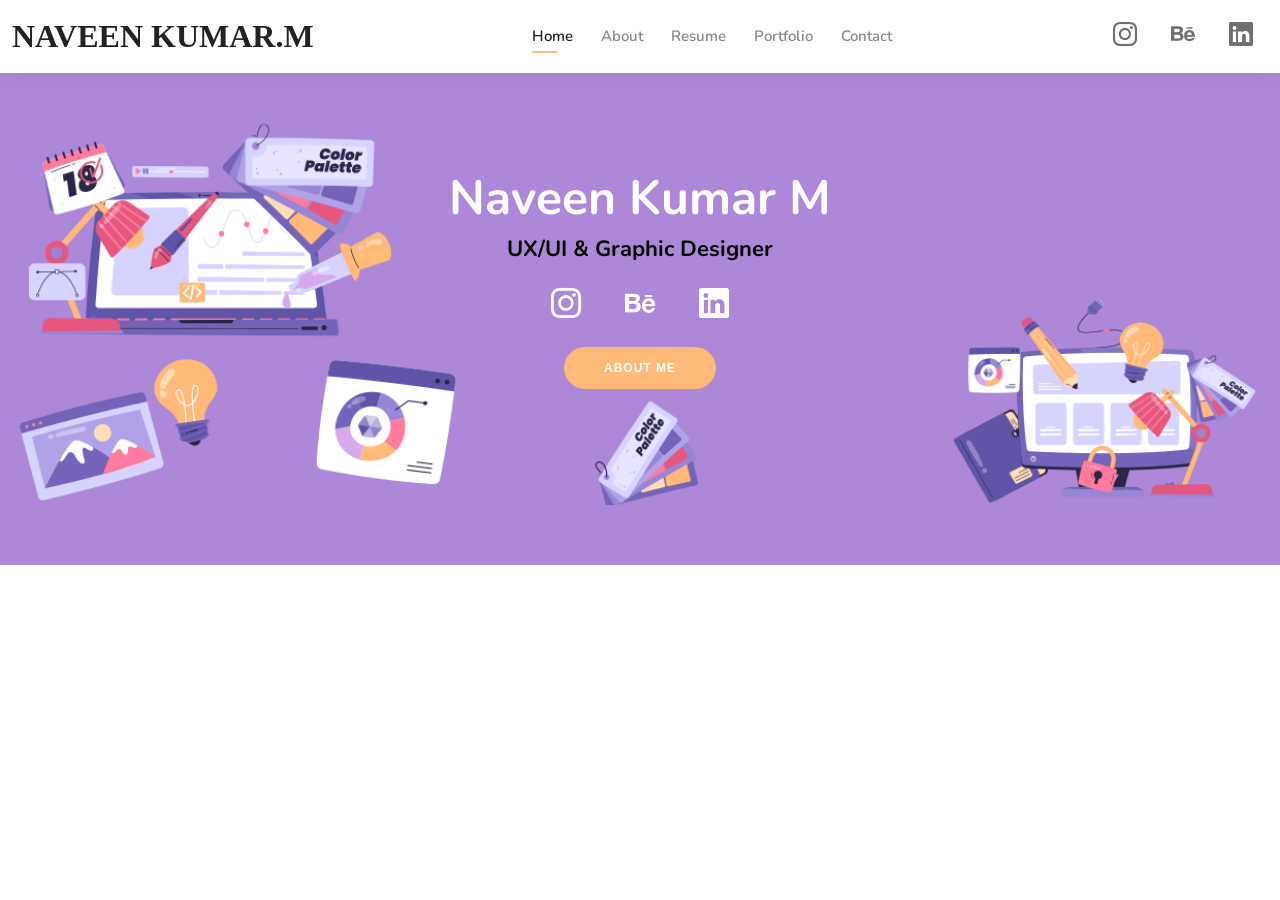
<file: index.html>
<!DOCTYPE html>
<html lang="en">

<head>
  <meta charset="utf-8">
  <meta content="width=device-width, initial-scale=1.0" name="viewport">

  <title>Naveen kumar-Portfolio</title>
  <meta content="" name="description">
  <meta content="" name="keywords">

  <!-- Favicons -->
  <link href="assets/img/favicon.png" rel="icon">
  <link href="assets/img/apple-touch-icon.png" rel="apple-touch-icon">

  <!-- Google Fonts -->
  <!-- <link href="https://fonts.googleapis.com/css?family=Open+Sans:300,300i,400,400i,600,600i,700,700i|Raleway:300,300i,400,400i,500,500i,600,600i,700,700i|Poppins:300,300i,400,400i,500,500i,600,600i,700,700i" rel="stylesheet"> -->
  <link href="https://fonts.googleapis.com/css2?family=Nunito:wght@300;400;500;600;700;800;900&display=swap" rel="stylesheet">
  <!-- Vendor CSS Files -->
  <link href="assets/vendor/aos/aos.css" rel="stylesheet">
  <link href="assets/vendor/bootstrap/css/bootstrap.min.css" rel="stylesheet">
  <link href="assets/vendor/bootstrap-icons/bootstrap-icons.css" rel="stylesheet">
  <link href="assets/vendor/boxicons/css/boxicons.min.css" rel="stylesheet">
  <link href="assets/vendor/glightbox/css/glightbox.min.css" rel="stylesheet">
  <link href="assets/vendor/swiper/swiper-bundle.min.css" rel="stylesheet">
  <!-- <link rel="preconnect" href="https://fonts.googleapis.com">
  <link rel="preconnect" href="https://fonts.gstatic.com" crossorigin> -->
  

  <!-- Template Main CSS File -->
  <link href="assets/css/style.css" rel="stylesheet">

  <!-- =======================================================
  * Template Name: Kelly
  * Updated: Jul 27 2023 with Bootstrap v5.3.1
  * Template URL: https://bootstrapmade.com/kelly-free-bootstrap-cv-resume-html-template/
  * Author: BootstrapMade.com
  * License: https://bootstrapmade.com/license/
  ======================================================== -->
</head>
<body>

  <!-- ======= Header ======= -->
  <header id="header" class="fixed-top">
    <div class="container-fluid d-flex justify-content-between align-items-center">

      <h1 class="logo me-auto me-lg-0"><a href="index.html">Naveen Kumar.M</a></h1>
      <!-- Uncomment below if you prefer to use an image logo -->
      <!-- <a href="index.html" class="logo"><img src="assets/img/logo.png" alt="" class="img-fluid"></a>-->

      <nav id="navbar" class="navbar order-last order-lg-0">
        <ul>
          <li><a class="active" href="index.html">Home</a></li>
          <li><a href="about.html">About</a></li>
          <li><a href="resume.html">Resume</a></li>
          <!-- <li><a href="services.html">Services</a></li> -->
          <li><a href="portfolio.html">Portfolio</a></li>
          <li><a href="contact.html">Contact</a></li>
        </ul>
        <i class="bi bi-list mobile-nav-toggle"></i>
      </nav><!-- .navbar -->

      <div class="header-social-links">
        <a href="https://instagram.com/_navee_crazy?igshid=OGQ5ZDc2ODk2ZA==" class="instagram" target="_blank"><i class="bi bi-instagram"></i></a>
        <a href="https://www.behance.net/naveennavee3" class="behance" target="_blank"><i class="bi bi-behance" ></i></a>
        <a href="https://www.linkedin.com/in/naveen-kumar-293163204?utm_source=share&utm_campaign=share_via&utm_content=profile&utm_medium=android_app" class="linkedin" target="_blank"><i class="bi bi-linkedin"></i></i></a>
      </div>

    </div>

  </header><!-- End Header -->

  <!-- ======= Hero Section ======= -->
  <section id="hero" class="d-flex align-items-center">
    <div class="hero-image">
      <div class="container d-flex flex-column align-items-center" data-aos="zoom-in" data-aos-delay="100">
        <h1>Naveen Kumar M</h1>
        <h2><b>UX/UI & Graphic Designer</b></h2>
      <div class="banner-social-links">
          <a href="https://instagram.com/_navee_crazy?igshid=OGQ5ZDc2ODk2ZA==" class="instagram" target="_blank"><i class="bi bi-instagram"></i></a>
          <a href="https://www.behance.net/naveennavee3" class="behance" target="_blank"><i class="bi bi-behance"></i></a>
          <a href="https://www.linkedin.com/in/naveen-kumar-293163204?utm_source=share&utm_campaign=share_via&utm_content=profile&utm_medium=android_app" class="linkedin" target="_blank"><i class="bi bi-linkedin"></i></i></a>
      </div>
        <a href="about.html" class="btn-about">About Me</a>
      </div>
    </div>
  </section><!-- End Hero -->

  <!-- ======= Footer ======= -->
  <!-- <footer id="footer">
    <div class="container">
      <div class="copyright">
        &copy; Copyright <strong><span>Naveenkumar</span></strong>. All Rights Reserved
      </div>
      <div class="credits">
        All the links in the footer should remain intact.
        You can delete the links only if you purchased the pro version.
        Licensing information: https://bootstrapmade.com/license/
        Purchase the pro version with working PHP/AJAX contact form: https://bootstrapmade.com/kelly-free-bootstrap-cv-resume-html-template/
        Designed by <a href="https://bootstrapmade.com/">BootstrapMade</a>
      </div>
    </div>
  </footer> -->
  <!-- End  Footer -->

  <div id="preloader"></div>
  <a href="#" class="back-to-top d-flex align-items-center justify-content-center"><i class="bi bi-arrow-up-short"></i></a>

  <!-- Vendor JS Files -->
  <script src="assets/vendor/purecounter/purecounter_vanilla.js"></script>
  <script src="assets/vendor/aos/aos.js"></script>
  <script src="assets/vendor/bootstrap/js/bootstrap.bundle.min.js"></script>
  <script src="assets/vendor/glightbox/js/glightbox.min.js"></script>
  <script src="assets/vendor/isotope-layout/isotope.pkgd.min.js"></script>
  <script src="assets/vendor/swiper/swiper-bundle.min.js"></script>
  <script src="assets/vendor/waypoints/noframework.waypoints.js"></script>
  <script src="assets/vendor/php-email-form/validate.js"></script>

  <!-- Template Main JS File -->
  <script src="assets/js/main.js"></script>

</body>

</html>
</file>
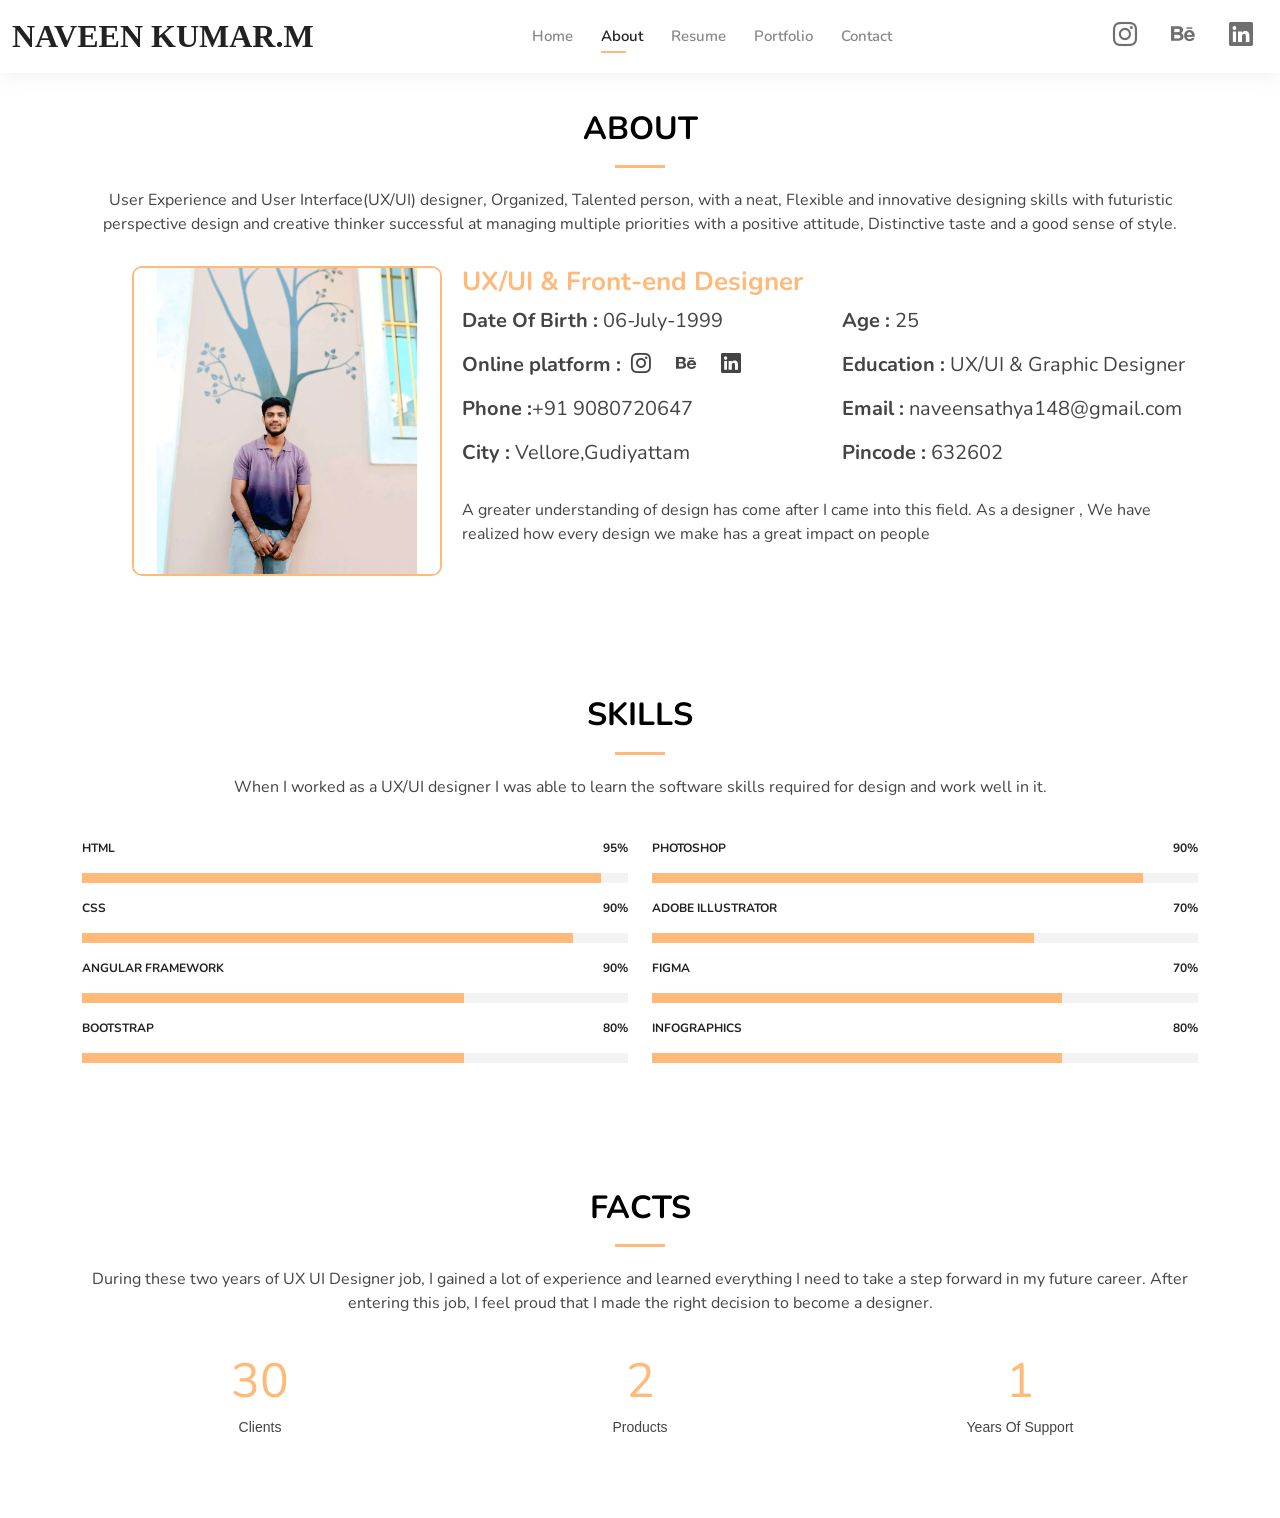
<file: about.html>
<!DOCTYPE html>
<html lang="en">

<head>
  <meta charset="utf-8">
  <meta content="width=device-width, initial-scale=1.0" name="viewport">

  <title>Naveen kumar Portfolio</title>
  <meta content="" name="description">
  <meta content="" name="keywords">

  <!-- Favicons -->
  <link href="assets/img/favicon.png" rel="icon">
  <link href="assets/img/apple-touch-icon.png" rel="apple-touch-icon">

  <!-- Google Fonts -->
  <!-- <link href="https://fonts.googleapis.com/css?family=Open+Sans:300,300i,400,400i,600,600i,700,700i|Raleway:300,300i,400,400i,500,500i,600,600i,700,700i|Poppins:300,300i,400,400i,500,500i,600,600i,700,700i" rel="stylesheet"> -->
  <link href="https://fonts.googleapis.com/css2?family=Nunito:wght@300;400;500;600;700;800;900&display=swap" rel="stylesheet">
  <!-- Vendor CSS Files -->
  <link href="assets/vendor/aos/aos.css" rel="stylesheet">
  <link href="assets/vendor/bootstrap/css/bootstrap.min.css" rel="stylesheet">
  <link href="assets/vendor/bootstrap-icons/bootstrap-icons.css" rel="stylesheet">
  <link href="assets/vendor/boxicons/css/boxicons.min.css" rel="stylesheet">
  <link href="assets/vendor/glightbox/css/glightbox.min.css" rel="stylesheet">
  <link href="assets/vendor/swiper/swiper-bundle.min.css" rel="stylesheet">

  <!-- Template Main CSS File -->
  <link href="assets/css/style.css" rel="stylesheet">

  <!-- =======================================================
  * Template Name: Kelly
  * Updated: Jul 27 2023 with Bootstrap v5.3.1
  * Template URL: https://bootstrapmade.com/kelly-free-bootstrap-cv-resume-html-template/
  * Author: BootstrapMade.com
  * License: https://bootstrapmade.com/license/
  ======================================================== -->
</head>

<body>

  <!-- ======= Header ======= -->
  <header id="header" class="fixed-top">
    <div class="container-fluid d-flex justify-content-between align-items-center">

      <h1 class="logo me-auto me-lg-0"><a href="index.html">Naveen kumar.M</a></h1>
      <!-- Uncomment below if you prefer to use an image logo -->
      <!-- <a href="index.html" class="logo"><img src="assets/img/logo.png" alt="" class="img-fluid"></a>-->

      <nav id="navbar" class="navbar order-last order-lg-0">
        <ul>
          <li><a href="index.html">Home</a></li>
          <li><a class="active" href="about.html">About</a></li>
          <li><a href="resume.html">Resume</a></li>
          <!-- <li><a href="services.html">Services</a></li> -->
          <li><a href="portfolio.html">Portfolio</a></li>
          <li><a href="contact.html">Contact</a></li>
        </ul>
        <i class="bi bi-list mobile-nav-toggle"></i>
      </nav><!-- .navbar -->

      <div class="header-social-links">
        <a href="https://instagram.com/_navee_crazy?igshid=OGQ5ZDc2ODk2ZA==" class="instagram" target="_blank"><i class="bi bi-instagram"></i></a>
        <a href="https://www.behance.net/naveennavee3" class="behance" target="_blank"><i class="bi bi-behance"></i></a>
        <a href="https://www.linkedin.com/in/naveen-kumar-293163204?utm_source=share&utm_campaign=share_via&utm_content=profile&utm_medium=android_app" target="_blank" class="linkedin"><i class="bi bi-linkedin"></i></i></a>
      </div>

    </div>

  </header><!-- End Header -->

  <main id="main">

    <!-- ======= About Section ======= -->
    <section id="about" class="about">
      <div class="container" data-aos="fade-up">

        <div class="section-title">
          <h2>About</h2>
          <p>User Experience and User Interface(UX/UI) designer, Organized, Talented person, 
          with a neat, Flexible and innovative designing skills with futuristic perspective
          design and creative thinker successful at managing multiple priorities with a positive attitude,
          Distinctive taste and a good sense of style.</p>
        </div>

        <div class="row">
          <div class="col-lg-4">
            <img src="assets/img/About-image.JPEG" class="img-fluid" alt="">
          </div>
          <div class="col-lg-8 pt-4 pt-lg-0 content">
            <h3>UX/UI & Front-end Designer</h3>
            <!-- <p class="fst-italic">
              Lorem ipsum dolor sit amet, consectetur adipiscing elit, sed do eiusmod tempor incididunt ut labore et dolore
              magna aliqua.
            </p> -->
            <div class="row">
              <div class="col-lg-6">
                <ul>
                  <li><strong>Date Of Birth :</strong> 06-July-1999</li> 
                  <li><strong>Online platform :</strong><a href="https://instagram.com/_navee_crazy?igshid=OGQ5ZDc2ODk2ZA==" target="_blank" class="instagram-about"><i class="bi bi-instagram"></i></a>
                    <a href="https://www.behance.net/naveennavee3" target="_blank" class="behance-about"><i class="bi bi-behance"></i></a>
                    <a href="https://www.linkedin.com/in/naveen-kumar-293163204?utm_source=share&utm_campaign=share_via&utm_content=profile&utm_medium=android_app" target="_blank" class="linkedin-about"><i class="bi bi-linkedin"></i></i></a></li>
                  <li><strong>Phone :</strong>+91 9080720647</li>
                  <li><strong>City :</strong> Vellore,Gudiyattam</li>
                </ul>
              </div>
              <div class="col-lg-6">
                <ul>
                  <li><i class="bi bi-rounded-right"></i> <strong>Age :</strong> 25</li>
                  <li><i class="bi bi-rounded-right"></i> <strong>Education :</strong> UX/UI & Graphic Designer</li>
                  <li><i class="bi bi-rounded-right"></i> <strong>Email :</strong> naveensathya148@gmail.com</li>
                  <li><i class="bi bi-rounded-right"></i> <strong>Pincode :</strong> 632602</li>
                  <!-- <li><i class="bi bi-rounded-right"></i> <strong>Freelance:</strong> Available</li> -->
                </ul>
              </div>
            </div>
            <p>
              A greater understanding of design has come after I came into this field. As a designer , We have realized
              how every design we make has a great impact on people
            </p>
          </div>
        </div>

      </div>
    </section>
    <!-- End About Section -->

    <!-- ======= Skills Section ======= -->
    <section id="skills" class="skills">
      <div class="container" data-aos="fade-up">

        <div class="section-title">
          <h2>Skills</h2>
          <p>When I worked as a UX/UI designer I was able to learn the software 
            skills required for design and work well in it.</p>
        </div>

        <div class="row skills-content">

          <div class="col-lg-6">

            <div class="progress">
              <span class="skill">HTML <i class="val">95%</i></span>
              <div class="progress-bar-wrap">
                <div class="progress-bar" role="progressbar" aria-valuenow="95" aria-valuemin="0" aria-valuemax="95"></div>
              </div>
            </div>

            <div class="progress">
              <span class="skill">CSS <i class="val">90%</i></span>
              <div class="progress-bar-wrap">
                <div class="progress-bar" role="progressbar" aria-valuenow="90" aria-valuemin="0" aria-valuemax="85"></div>
              </div>
            </div>

            <div class="progress">
              <span class="skill">Angular Framework <i class="val">90%</i></span>
              <div class="progress-bar-wrap">
                <div class="progress-bar" role="progressbar" aria-valuenow="70" aria-valuemin="0" aria-valuemax="40"></div>
              </div>
            </div>
            <div class="progress">
              <span class="skill">Bootstrap<i class="val">80%</i></span>
              <div class="progress-bar-wrap">
                <div class="progress-bar" role="progressbar" aria-valuenow="70" aria-valuemin="0" aria-valuemax="40"></div>
              </div>
            </div>

          </div>

          <div class="col-lg-6">

            <!-- <div class="progress">
              <span class="skill">PHP <i class="val">80%</i></span>
              <div class="progress-bar-wrap">
                <div class="progress-bar" role="progressbar" aria-valuenow="80" aria-valuemin="0" aria-valuemax="100"></div>
              </div>
            </div> -->
            <div class="progress">
              <span class="skill">Photoshop <i class="val">90%</i></span>
              <div class="progress-bar-wrap">
                <div class="progress-bar" role="progressbar" aria-valuenow="90" aria-valuemin="0" aria-valuemax="90"></div>
              </div>
            </div>
            <div class="progress">
              <span class="skill">Adobe Illustrator <i class="val">70%</i></span>
              <div class="progress-bar-wrap">
                <div class="progress-bar" role="progressbar" aria-valuenow="70" aria-valuemin="0" aria-valuemax="70"></div>
              </div>
            </div>
            <div class="progress">
              <span class="skill">Figma<i class="val">70%</i></span>
              <div class="progress-bar-wrap">
                <div class="progress-bar" role="progressbar" aria-valuenow="75" aria-valuemin="0" aria-valuemax="90"></div>
              </div>
            </div>
            <div class="progress">
              <span class="skill">Infographics<i class="val">80%</i></span>
              <div class="progress-bar-wrap">
                <div class="progress-bar" role="progressbar" aria-valuenow="75" aria-valuemin="0" aria-valuemax="90"></div>
              </div>
            </div>
          </div>

        </div>

      </div>
    </section><!-- End Skills Section -->

    <!-- ======= Facts Section ======= -->
    <section id="facts" class="facts">
      <div class="container" data-aos="fade-up">

        <div class="section-title">
          <h2>Facts</h2>
          <p>During these two years of UX UI Designer job, I gained a lot of experience and learned 
            everything I need to take a step forward in my future career.  After entering this job, 
            I feel proud that I made the right decision to become a designer.</p>
        </div>

        <div class="row counters">

          <div class="col-lg-4 col-6 text-center">
            <span data-purecounter-start="0" data-purecounter-end="100" data-purecounter-duration="1" class="purecounter"></span>
            <p>Clients</p>
          </div>

          <div class="col-lg-4 col-6 text-center">
            <span data-purecounter-start="0" data-purecounter-end="06" data-purecounter-duration="1" class="purecounter"></span>
            <p>Products</p>
          </div>

          <div class="col-lg-4 col-6 text-center">
            <span data-purecounter-start="0" data-purecounter-end="02" data-purecounter-duration="1" class="purecounter"></span>
            <p>Years Of Support</p>
          </div>

          <!-- <div class="col-lg-3 col-6 text-center">
            <span data-purecounter-start="0" data-purecounter-end="15" data-purecounter-duration="1" class="purecounter"></span>
            <p>Hard Workers</p>
          </div> -->

        </div>

      </div>
    </section><!-- End Facts Section -->

    <!-- ======= Testimonials Section ======= -->
   

  </main><!-- End #main -->

  

  <div id="preloader"></div>
  <a href="#" class="back-to-top d-flex align-items-center justify-content-center"><i class="bi bi-arrow-up-short"></i></a>

  <!-- Vendor JS Files -->
  <script src="assets/vendor/purecounter/purecounter_vanilla.js"></script>
  <script src="assets/vendor/aos/aos.js"></script>
  <script src="assets/vendor/bootstrap/js/bootstrap.bundle.min.js"></script>
  <script src="assets/vendor/glightbox/js/glightbox.min.js"></script>
  <script src="assets/vendor/isotope-layout/isotope.pkgd.min.js"></script>
  <script src="assets/vendor/swiper/swiper-bundle.min.js"></script>
  <script src="assets/vendor/waypoints/noframework.waypoints.js"></script>
  <script src="assets/vendor/php-email-form/validate.js"></script>

  <!-- Template Main JS File -->
  <script src="assets/js/main.js"></script>

</body>

</html>
</file>
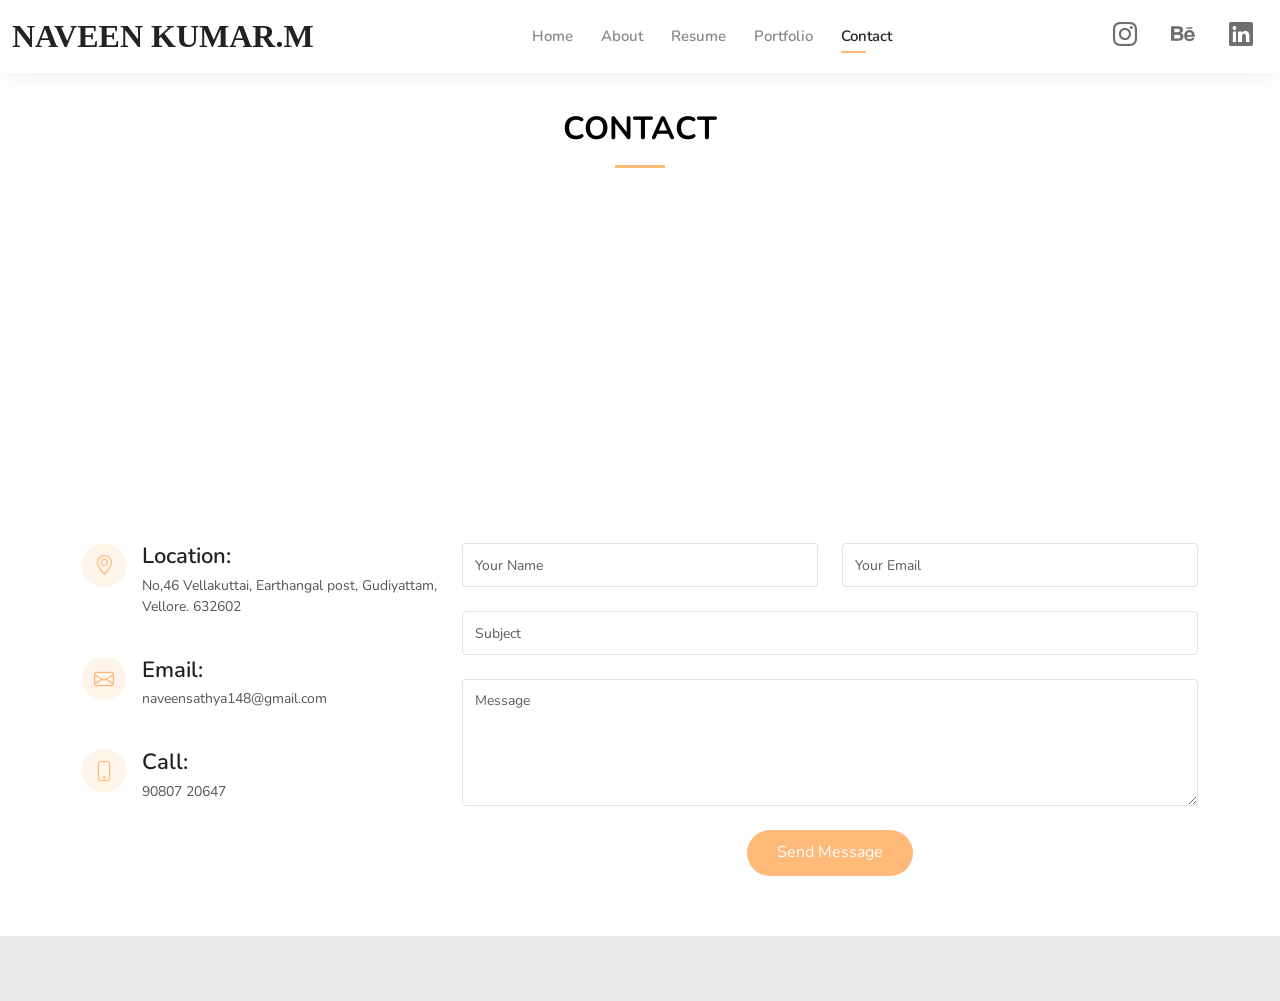
<file: contact.html>
<!DOCTYPE html>
<html lang="en">

<head>
  <meta charset="utf-8">
  <meta content="width=device-width, initial-scale=1.0" name="viewport">

  <title>Naveen kumar-Portfolio</title>
  <meta content="" name="description">
  <meta content="" name="keywords">

  <!-- Favicons -->
  <link href="assets/img/favicon.png" rel="icon">
  <link href="assets/img/apple-touch-icon.png" rel="apple-touch-icon">

  <!-- Google Fonts -->
  <!-- <link href="https://fonts.googleapis.com/css?family=Open+Sans:300,300i,400,400i,600,600i,700,700i|Raleway:300,300i,400,400i,500,500i,600,600i,700,700i|Poppins:300,300i,400,400i,500,500i,600,600i,700,700i" rel="stylesheet"> -->
  <link href="https://fonts.googleapis.com/css2?family=Nunito:wght@300;400;500;600;700;800;900&display=swap" rel="stylesheet">
  <!-- Vendor CSS Files -->
  <link href="assets/vendor/aos/aos.css" rel="stylesheet">
  <link href="assets/vendor/bootstrap/css/bootstrap.min.css" rel="stylesheet">
  <link href="assets/vendor/bootstrap-icons/bootstrap-icons.css" rel="stylesheet">
  <link href="assets/vendor/boxicons/css/boxicons.min.css" rel="stylesheet">
  <link href="assets/vendor/glightbox/css/glightbox.min.css" rel="stylesheet">
  <link href="assets/vendor/swiper/swiper-bundle.min.css" rel="stylesheet">

  <!-- Template Main CSS File -->
  <link href="assets/css/style.css" rel="stylesheet">

  <!-- =======================================================
  * Template Name: Kelly
  * Updated: Jul 27 2023 with Bootstrap v5.3.1
  * Template URL: https://bootstrapmade.com/kelly-free-bootstrap-cv-resume-html-template/
  * Author: BootstrapMade.com
  * License: https://bootstrapmade.com/license/
  ======================================================== -->
</head>

<body>

  <!-- ======= Header ======= -->
  <header id="header" class="fixed-top">
    <div class="container-fluid d-flex justify-content-between align-items-center">

      <h1 class="logo me-auto me-lg-0"><a href="index.html">Naveen Kumar.M</a></h1>
      <!-- Uncomment below if you prefer to use an image logo -->
      <!-- <a href="index.html" class="logo"><img src="assets/img/logo.png" alt="" class="img-fluid"></a>-->

      <nav id="navbar" class="navbar order-last order-lg-0">
        <ul>
          <li><a href="index.html">Home</a></li>
          <li><a href="about.html">About</a></li>
          <li><a href="resume.html">Resume</a></li>
          <!-- <li><a href="services.html">Services</a></li> -->
          <li><a href="portfolio.html">Portfolio</a></li>
          <li><a class="active" href="contact.html">Contact</a></li>
        </ul>
        <i class="bi bi-list mobile-nav-toggle"></i>
      </nav><!-- .navbar -->

      <div class="header-social-links">
        <a href="https://instagram.com/_navee_crazy?igshid=OGQ5ZDc2ODk2ZA==" class="instagram" target="_blank"><i class="bi bi-instagram"></i></a>
        <a href="https://www.behance.net/naveennavee3" class="behance"><i class="bi bi-behance" target="_blank"></i></a>
        <a href="https://www.linkedin.com/in/naveen-kumar-293163204?utm_source=share&utm_campaign=share_via&utm_content=profile&utm_medium=android_app" class="linkedin" target="_blank"><i class="bi bi-linkedin"></i></i></a>
      </div>

    </div>

  </header><!-- End Header -->

  <main id="main">

    <!-- ======= Contact Section ======= -->
    <section id="contact" class="contact">
      <div class="container" data-aos="fade-up">

        <div class="section-title">
          <h2>Contact</h2>
          <p></p>
        </div>

        <div>
          <iframe style="border:0; width: 100%; height: 270px;" src="https://www.google.com/maps/embed?pb=!1m13!1m8!1m3!1d193.6621969878447!2d78.838806!3d12.944113!3m2!1i1024!2i768!4f13.1!3m2!1m1!2zMTLCsDU2JzM4LjciTiA3OMKwNTAnMjAuMyJF!5e1!3m2!1sen!2sin!4v1701084597468!5m2!1sen!2sin" frameborder="0" allowfullscreen></iframe>
        </div>

        <div class="row mt-5">

          <div class="col-lg-4">
            <div class="info">
              <div class="address">
                <i class="bi bi-geo-alt"></i>
                <h4>Location:</h4>
                <p>No,46 Vellakuttai, Earthangal post, Gudiyattam, Vellore. 632602</p>
              </div>

              <div class="email">
                <i class="bi bi-envelope"></i>
                <h4>Email:</h4>
                <p>naveensathya148@gmail.com</p>
              </div>

              <div class="phone">
                <i class="bi bi-phone"></i>
                <h4>Call:</h4>
                <p>90807 20647</p>
              </div>

            </div>

          </div>

          <div class="col-lg-8 mt-5 mt-lg-0">

            <form action="forms/contact.php" method="post" role="form" class="php-email-form">
              <div class="row">
                <div class="col-md-6 form-group">
                  <input type="text" name="name" class="form-control" id="name" placeholder="Your Name" required>
                </div>
                <div class="col-md-6 form-group mt-3 mt-md-0">
                  <input type="email" class="form-control" name="email" id="email" placeholder="Your Email" required>
                </div>
              </div>
              <div class="form-group mt-3">
                <input type="text" class="form-control" name="subject" id="subject" placeholder="Subject" required>
              </div>
              <div class="form-group mt-3">
                <textarea class="form-control" name="message" rows="5" placeholder="Message" required></textarea>
              </div>
              <div class="my-3">
                <div class="loading">Loading</div>
                <div class="error-message"></div>
                <div class="sent-message">Your message has been sent. Thank you!</div>
              </div>
              <div class="text-center"><button type="submit">Send Message</button></div>
            </form>

          </div>

        </div>

      </div>
    </section><!-- End Contact Section -->

  </main><!-- End #main -->

  <!-- ======= Footer ======= -->
  <footer id="footer">
    <div class="container">
      <!-- <div class="copyright">
        &copy; Copyright <strong><span>Naveen Kumar</span></strong>. All Rights Reserved
      </div> -->
      <div class="credits">
        <!-- All the links in the footer should remain intact. -->
        <!-- You can delete the links only if you purchased the pro version. -->
        <!-- Licensing information: https://bootstrapmade.com/license/ -->
        <!-- Purchase the pro version with working PHP/AJAX contact form: https://bootstrapmade.com/kelly-free-bootstrap-cv-resume-html-template/ -->
        <!-- Designed by <a href="https://bootstrapmade.com/">BootstrapMade</a> -->
      </div>
    </div>
  </footer><!-- End  Footer -->

  <div id="preloader"></div>
  <a href="#" class="back-to-top d-flex align-items-center justify-content-center"><i class="bi bi-arrow-up-short"></i></a>

  <!-- Vendor JS Files -->
  <script src="assets/vendor/purecounter/purecounter_vanilla.js"></script>
  <script src="assets/vendor/aos/aos.js"></script>
  <script src="assets/vendor/bootstrap/js/bootstrap.bundle.min.js"></script>
  <script src="assets/vendor/glightbox/js/glightbox.min.js"></script>
  <script src="assets/vendor/isotope-layout/isotope.pkgd.min.js"></script>
  <script src="assets/vendor/swiper/swiper-bundle.min.js"></script>
  <script src="assets/vendor/waypoints/noframework.waypoints.js"></script>
  <script src="assets/vendor/php-email-form/validate.js"></script>

  <!-- Template Main JS File -->
  <script src="assets/js/main.js"></script>

</body>

</html>
</file>
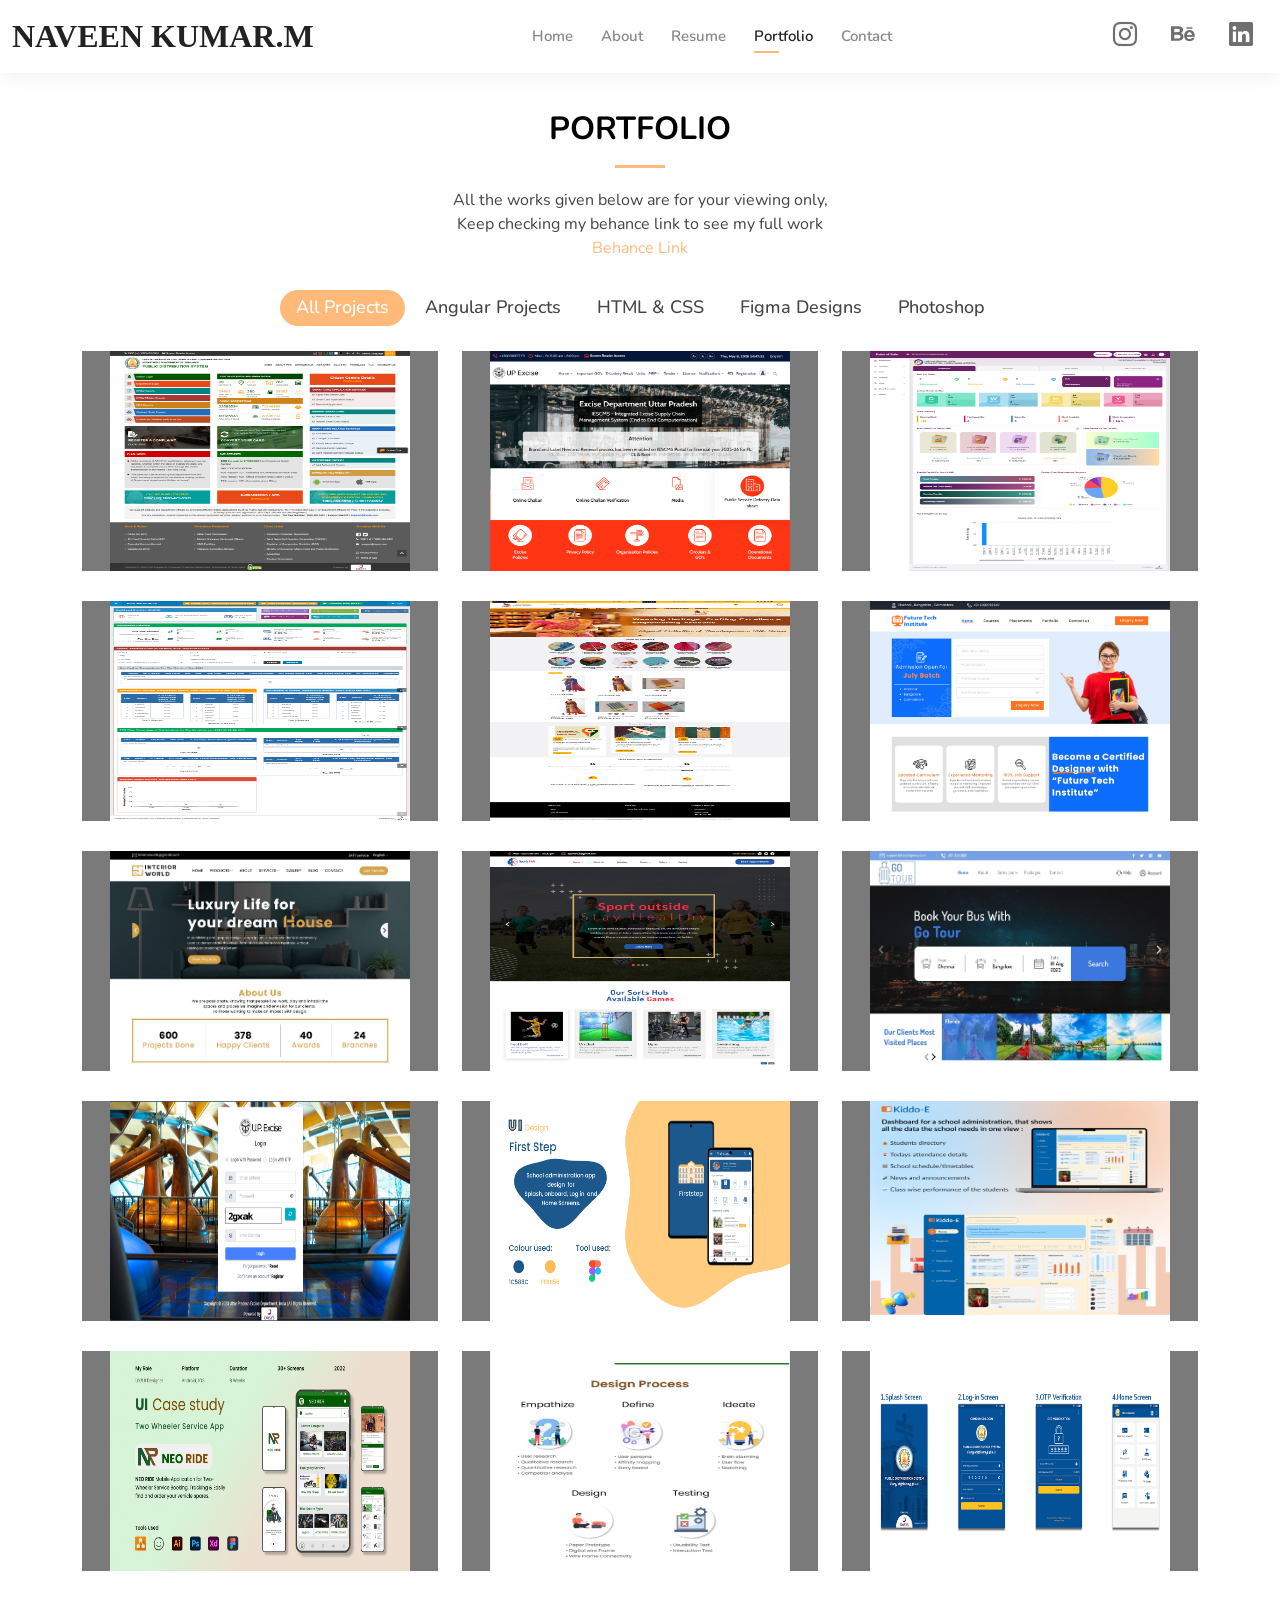
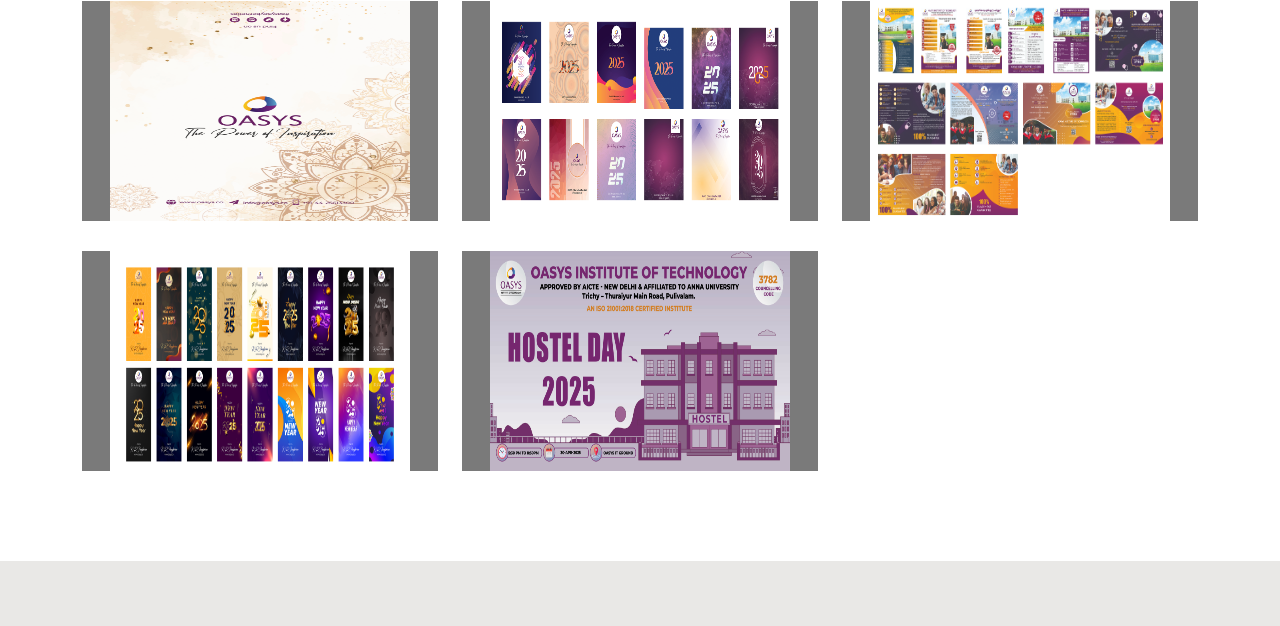
<file: portfolio.html>
<!DOCTYPE html>
<html lang="en">

<head>
  <meta charset="utf-8">
  <meta content="width=device-width, initial-scale=1.0" name="viewport">

  <title>Naveen kumar-Portfolio</title>
  <meta content="" name="description">
  <meta content="" name="keywords">

  <!-- Favicons -->
  <link href="assets/img/favicon.png" rel="icon">
  <link href="assets/img/apple-touch-icon.png" rel="apple-touch-icon">

  <!-- Google Fonts -->
  <link href="https://fonts.googleapis.com/css2?family=Nunito:wght@300;400;500;600;700;800;900&display=swap" rel="stylesheet">

  <!-- Vendor CSS Files -->
  <link href="assets/vendor/aos/aos.css" rel="stylesheet">
  <link href="assets/vendor/bootstrap/css/bootstrap.min.css" rel="stylesheet">
  <link href="assets/vendor/bootstrap-icons/bootstrap-icons.css" rel="stylesheet">
  <link href="assets/vendor/boxicons/css/boxicons.min.css" rel="stylesheet">
  <link href="assets/vendor/glightbox/css/glightbox.min.css" rel="stylesheet">
  <link href="assets/vendor/swiper/swiper-bundle.min.css" rel="stylesheet">

  <!-- Template Main CSS File -->
  <link href="assets/css/style.css" rel="stylesheet">

  <!-- =======================================================
  * Template Name: Kelly
  * Updated: Jul 27 2023 with Bootstrap v5.3.1
  * Template URL: https://bootstrapmade.com/kelly-free-bootstrap-cv-resume-html-template/
  * Author: BootstrapMade.com
  * License: https://bootstrapmade.com/license/
  ======================================================== -->
</head>

<body>

  <!-- ======= Header ======= -->
  <header id="header" class="fixed-top">
    <div class="container-fluid d-flex justify-content-between align-items-center">

      <h1 class="logo me-auto me-lg-0"><a href="index.html">Naveen Kumar.M</a></h1>
      <!-- Uncomment below if you prefer to use an image logo -->
      <!-- <a href="index.html" class="logo"><img src="assets/img/logo.png" alt="" class="img-fluid"></a>-->

      <nav id="navbar" class="navbar order-last order-lg-0">
        <ul>
          <li><a href="index.html">Home</a></li>
          <li><a href="about.html">About</a></li>
          <li><a href="resume.html">Resume</a></li>
          <!-- <li><a href="services.html">Services</a></li> -->
          <li><a class="active" href="portfolio.html">Portfolio</a></li>
          <li><a href="contact.html">Contact</a></li>
        </ul>
        <i class="bi bi-list mobile-nav-toggle"></i>
      </nav><!-- .navbar -->

      <div class="header-social-links">
        <a href="https://instagram.com/_navee_crazy?igshid=OGQ5ZDc2ODk2ZA==" class="instagram" target="_blank"><i class="bi bi-instagram"></i></a>
        <a href="https://www.behance.net/naveennavee3" class="behance" target="_blank"><i class="bi bi-behance"></i></a>
        <a href="https://www.linkedin.com/in/naveen-kumar-293163204?utm_source=share&utm_campaign=share_via&utm_content=profile&utm_medium=android_app"class="linkedin" target="_blank"><i class="bi bi-linkedin"></i></i></a>
      </div>

    </div>

  </header><!-- End Header -->

  <main id="main">

    <!-- ======= Portfolio Section ======= -->
    <section id="portfolio" class="portfolio">
      <div class="container" data-aos="fade-up">

        <div class="section-title">
          <h2>Portfolio</h2>
          <p>All the works given below are for your viewing only,<br>Keep checking my behance link to see my full work</p>
          <a href="https://www.behance.net/naveennavee3" target="_blank"   class="behance">Behance Link </i></a>
        </div>

        <div class="row" data-aos="fade-up" data-aos-delay="100">
          <div class="col-lg-12 d-flex justify-content-center">
            <ul id="portfolio-flters">
              <li data-filter="*" class="filter-active">All Projects</li>
              <li data-filter=".filter-office-Project">Angular Projects</li>
              <li data-filter=".filter-landing-page">HTML & CSS</li>
              <li data-filter=".filter-Mobile-screen">Figma Designs</li>
              <li data-filter=".filter-photoshop-Project">Photoshop</li>
            </ul>
          </div>
        </div>

        <div class="row portfolio-container" data-aos="fade-up" data-aos-delay="200">
          <div class="col-lg-4 col-md-6 portfolio-item filter-office-Project">
            <div class="portfolio-wrap">
              <img src="assets/img/TNPDS-work.png" class="img-fluid-1" alt="">
              <div class="portfolio-info">
                <h4>TNPDS Public Portal</h4>
                <p>Tamilnadu Public Distribution System</p>
                <div class="portfolio-links">
                  <a href="assets/img/TNPDS-work.png" data-gallery="portfolioGallery" class="portfolio-lightbox"><i class="bx bx-plus"></i></a>
                  <a href="portfolio-details.html" class="portfolio-details-lightbox" data-glightbox="type: external" title="Portfolio Details"></i></a>
                </div>
              </div>
            </div>
          </div>
          <div class="col-lg-4 col-md-6 portfolio-item filter-office-Project">
            <div class="portfolio-wrap">
              <img src="assets/img/UP EXCISE-Front.png" class="img-fluid-1 h-50%" alt="">
              <div class="portfolio-info">
                <h4>UP EXCISE Public Portal</h4>
                <p>uttar pradesh Integrated Excise Supply Chain Management System</p>
                <div class="portfolio-links">
                  <a href="assets/img/UP EXCISE.png" data-gallery="portfolioGallery" class="portfolio-lightbox"><i class="bx bx-plus"></i></a>
                  <a href="portfolio-details.html" class="portfolio-details-lightbox" data-glightbox="type: external" title="Portfolio Details"></i></a>
                </div>
              </div>
            </div>
          </div>
          <div class="col-lg-4 col-md-6 portfolio-item filter-office-Project">
            <div class="portfolio-wrap">
              <img src="assets/img/OASYS-POS.png" class="img-fluid-1" alt="">
              <div class="portfolio-info">
                <h4>OASYS POS</h4>
                <p>The software for POS devices allows retailers to monitor inventory, track pricing, and collect marketing data.</p>
                <div class="portfolio-links">
                  <a href="assets/img/OASYS-POS.png" data-gallery="portfolioGallery" class="portfolio-lightbox"><i class="bx bx-plus"></i></a>
                  <a href="portfolio-details.html" class="portfolio-details-lightbox" data-glightbox="type: external" title="Portfolio Details"></i></a>
                </div>
              </div>
            </div>
          </div>
          <div class="col-lg-4 col-md-6 portfolio-item filter-office-Project">
            <div class="portfolio-wrap">
              <img src="assets/img/UP-PDS.png" class="img-fluid-1" alt="">
              <div class="portfolio-info">
                <h4>UP-PDS (MIS-Reports)</h4>
                <p>Uttar Pradesh Public Distribution System MIS Dashboard</p>
                <div class="portfolio-links">
                  <a href="assets/img/UP-PDS.png" data-gallery="portfolioGallery" class="portfolio-lightbox"><i class="bx bx-plus"></i></a>
                  <a href="portfolio-details.html" class="portfolio-details-lightbox" data-glightbox="type: external" title="Portfolio Details"></i></a>
                </div>
              </div>
            </div>
          </div>
          <div class="col-lg-4 col-md-6 portfolio-item filter-office-Project">
            <div class="portfolio-wrap">
              <img src="assets/img/Co-optex.png" class="img-fluid-1" alt="">
              <div class="portfolio-info">
                <h4>Co-optex</h4>
                <p></p>
                <div class="portfolio-links">
                  <a href="assets/img/Co-optex.png" data-gallery="portfolioGallery" class="portfolio-lightbox"><i class="bx bx-plus"></i></a>
                  <a href="portfolio-details.html" class="portfolio-details-lightbox" data-glightbox="type: external" title="Portfolio Details"></i></a>
                </div>
              </div>
            </div>
          </div>
          <div class="col-lg-4 col-md-6 portfolio-item filter-landing-page">
            <div class="portfolio-wrap">
              <img src="assets/img/Future-Tech-institute-website-1.jpg" class="img-fluid-1" alt="">
              <div class="portfolio-info">
                <h4>HTML & CSS</h4>
                <p>Education Landing page Design</p>
                <div class="portfolio-links">
                  <a href="assets/img/Future-Tech-institute-website-2.jpg" data-gallery="portfolioGallery" class="portfolio-lightbox"><i class="bx bx-plus"></i></a>
                  <a href="portfolio-details.html" class="portfolio-details-lightbox" data-glightbox="type: external" title="Portfolio Details"></i></a>
                </div>
              </div>
            </div>
          </div>

          <div class="col-lg-4 col-md-6 portfolio-item filter-landing-page">
            <div class="portfolio-wrap">
              <img src="assets/img/Interior-world-website-1.jpg" class="img-fluid-1" alt="">
              <div class="portfolio-info">
                <h4>HTML & CSS</h4>
                <p>Interior Design Landing Page</p>
                <div class="portfolio-links">
                  <a href="assets/img/Interior-world-website-2.jpg" data-gallery="portfolioGallery" class="portfolio-lightbox"><i class="bx bx-plus"></i></a>
                  <a href="portfolio-details.html" class="portfolio-details-lightbox" data-glightbox="type: external" title="Portfolio Details"></i></a>
                </div>
              </div>
            </div>
          </div>

          <div class="col-lg-4 col-md-6 portfolio-item filter-landing-page">
            <div class="portfolio-wrap">
              <img src="assets/img/sports-hub-website-1.png" class="img-fluid-1" alt="">
              <div class="portfolio-info">
                <h4>HTML & CSS</h4>
                <p>Sports Landing Page</p>
                <div class="portfolio-links">
                  <a href="assets/img/sports-hub-website-2.png" data-gallery="portfolioGallery" class="portfolio-lightbox" ><i class="bx bx-plus"></i></a>
                  <a href="portfolio-details.html" class="portfolio-details-lightbox" data-glightbox="type: external" title="Portfolio Details"></a>
                </div>
              </div>
            </div>
          </div>

          <div class="col-lg-4 col-md-6 portfolio-item filter-landing-page">
            <div class="portfolio-wrap">
              <img src="assets/img/Travel_Booking_Home_page-1.jpg" class="img-fluid-1" alt="">
              <div class="portfolio-info">
                <h4>HTML & CSS</h4>
                <p>Tours & Travels Landing Page Design</p>
                <div class="portfolio-links">
                  <a href="assets/img/Travel_Booking_Home_page-2.jpg" data-gallery="portfolioGallery" class="portfolio-lightbox"><i class="bx bx-plus"></i></a>
                  <a href="portfolio-details.html" class="portfolio-details-lightbox" data-glightbox="type: external" title="Portfolio Details"></a>
                </div>
              </div>
            </div>
          </div>
          <div class="col-lg-4 col-md-6 portfolio-item filter-landing-page">
            <div class="portfolio-wrap">
              <img src="assets/img/UP-Excise.png" class="img-fluid-1" alt="">
              <div class="portfolio-info">
                <h4>HTML & CSS Login Page</h4>
                <p>UP-Excise Login page Design</p>
                <div class="portfolio-links">
                  <a href="assets/img/UP-Excise.png" data-gallery="portfolioGallery" class="portfolio-lightbox"><i class="bx bx-plus"></i></a>
                  <a href="portfolio-details.html" class="portfolio-details-lightbox" data-glightbox="type: external" title="Portfolio Details"></i></a>
                </div>
              </div>
            </div>
          </div>

          <div class="col-lg-4 col-md-6 portfolio-item filter-Mobile-screen">
            <div class="portfolio-wrap">
              <img src="assets/img/school-1.png" class="img-fluid-1" alt="">
              <div class="portfolio-info">
                <h4>Mobile Screen</h4>
                <p>School Administration</p>
                <div class="portfolio-links">
                  <a href="assets/img/school-2.png" data-gallery="portfolioGallery" class="portfolio-lightbox"><i class="bx bx-plus"></i></a>
                  <a href="portfolio-details.html" class="portfolio-details-lightbox" data-glightbox="type: external" title="Portfolio Details"></i></a>
                </div>
              </div>
            </div>
          </div>

          <div class="col-lg-4 col-md-6 portfolio-item filter-Mobile-screen">
            <div class="portfolio-wrap">
              <img src="assets/img/Dash board school administartion-1.png" class="img-fluid-1" alt="">
              <div class="portfolio-info">
                <h4>Dash Board</h4>
                <p>Educational Dashboard</p>
                <div class="portfolio-links">
                  <a href="assets/img/Dash board school administartion.png" data-gallery="portfolioGallery" class="portfolio-lightbox"><i class="bx bx-plus"></i></a>
                  <a href="portfolio-details.html" class="portfolio-details-lightbox" data-glightbox="type: external" title="Portfolio Details"></a>
                </div>
              </div>
            </div>
          </div>

          <div class="col-lg-4 col-md-6 portfolio-item filter-Mobile-screen filter-Mobile-screen">
            <div class="portfolio-wrap">
              <img src="assets/img/UI-Project-1.jpg" class="img-fluid-1" alt="">
              <div class="portfolio-info">
                <h4>UI Case Study</h4>
                <p>Neo Ride</p>
                <div class="portfolio-links">
                  <a href="assets/img/UI-Project-1.jpg" data-gallery="portfolioGallery" class="portfolio-lightbox"><i class="bx bx-plus"></i></a>
                  <a href="portfolio-details.html" class="portfolio-details-lightbox" data-glightbox="type: external" title="Portfolio Details"></a>
                </div>
              </div>
            </div>
          </div>

          <div class="col-lg-4 col-md-6 portfolio-item filter-Mobile-screen">
            <div class="portfolio-wrap">
              <img src="assets/img/UX Case Study-1.jpg" class="img-fluid-1" alt="">
              <div class="portfolio-info">
                <h4>UX Case Study</h4>
                <p>Neo Ride</p>
                <div class="portfolio-links">
                  <a href="assets/img/UX Case Study-2.jpg" data-gallery="portfolioGallery" class="portfolio-lightbox"><i class="bx bx-plus"></i></a>
                  <a href="portfolio-details.html" class="portfolio-details-lightbox" data-glightbox="type: external" title="Portfolio Details"></a>
                </div>
              </div>
            </div>
          </div>

          <div class="col-lg-4 col-md-6 portfolio-item filter-Mobile-screen">
            <div class="portfolio-wrap">
              <img src="assets/img/TNPDS-Mobile-Screen.png" class="img-fluid-1" alt="">
              <div class="portfolio-info">
                <h4>TNPDS- Mobile Screen</h4>
                <p>Mobile Application</p>
                <div class="portfolio-links">
                  <a href="assets/img/TNPDS-Mobile-Screen.png" data-gallery="portfolioGallery" class="portfolio-lightbox"><i class="bx bx-plus"></i></a>
                  <a href="portfolio-details.html" class="portfolio-details-lightbox" data-glightbox="type: external" title="Portfolio Details"></a>
                </div>
              </div>
            </div>
          </div>
          <div class="col-lg-4 col-md-6 portfolio-item filter-photoshop-Project">
            <div class="portfolio-wrap">
              <img src="assets/img/Diwali Gift Box Design.png" class="img-fluid-1" alt="">
              <div class="portfolio-info">
                <h4>Gift Box Design</h4>
                <p>Graphics Design</p>
                <div class="portfolio-links">
                  <a href="assets/img/Gift Box Designs.png" data-gallery="portfolioGallery" class="portfolio-lightbox"><i class="bx bx-plus"></i></a>
                  <a href="portfolio-details.html" class="portfolio-details-lightbox" data-glightbox="type: external" title="Portfolio Details"></a>
                </div>
              </div>
            </div>
          </div>
          <div class="col-lg-4 col-md-6 portfolio-item filter-photoshop-Project">
            <div class="portfolio-wrap">
              <img src="assets/img/Diary-Designs.png" class="img-fluid-1" alt="">
              <div class="portfolio-info">
                <h4>Large Diary Cover Page Design</h4>
                <p>Graphics Design</p>
                <div class="portfolio-links">
                  <a href="assets/img/Diary-Designs.png" data-gallery="portfolioGallery" class="portfolio-lightbox"><i class="bx bx-plus"></i></a>
                  <a href="portfolio-details.html" class="portfolio-details-lightbox" data-glightbox="type: external" title="Portfolio Details"></a>
                </div>
              </div>
            </div>
          </div>
          <div class="col-lg-4 col-md-6 portfolio-item filter-photoshop-Project">
            <div class="portfolio-wrap">
              <img src="assets/img/Brochure-Designs.png" class="img-fluid-1" alt="">
              <div class="portfolio-info">
                <h4>Brochure Designs</h4>
                <p>Bi-Fold & Tri-Fold Brochure Designs</p>
                <div class="portfolio-links">
                  <a href="assets/img/Brochure-Designs.png" data-gallery="portfolioGallery" class="portfolio-lightbox"><i class="bx bx-plus"></i></a>
                  <a href="portfolio-details.html" class="portfolio-details-lightbox" data-glightbox="type: external" title="Portfolio Details"></a>
                </div>
              </div>
            </div>
          </div>
          <div class="col-lg-4 col-md-6 portfolio-item filter-photoshop-Project">
            <div class="portfolio-wrap">
              <img src="assets/img/NewYear-Wish-Card.png" class="img-fluid-1" alt="">
              <div class="portfolio-info">
                <h4>Festival wishes Card</h4>
                <p>New Year Wish - Card Designs</p>
                <div class="portfolio-links">
                  <a href="assets/img/NewYear-Wish-Card.png" data-gallery="portfolioGallery" class="portfolio-lightbox"><i class="bx bx-plus"></i></a>
                  <a href="portfolio-details.html" class="portfolio-details-lightbox" data-glightbox="type: external" title="Portfolio Details"></a>
                </div>
              </div>
            </div>
          </div>
          <div class="col-lg-4 col-md-6 portfolio-item filter-photoshop-Project">
            <div class="portfolio-wrap">
              <img src="assets/img/Hostel-Day-banner.jpg" class="img-fluid-1" alt="">
              <div class="portfolio-info">
                <h4>Hostel Day Celebration</h4>
                <p>Hostel Day - Banner Designs</p>
                <div class="portfolio-links">
                  <a href="assets/img/Hostel-Day.png" data-gallery="portfolioGallery" class="portfolio-lightbox"><i class="bx bx-plus"></i></a>
                  <a href="portfolio-details.html" class="portfolio-details-lightbox" data-glightbox="type: external" title="Portfolio Details"></a>
                </div>
              </div>
            </div>
          </div>
          </div>

      </div>
    </section><!-- End Portfolio Section -->

  </main><!-- End #main -->

  <!-- ======= Footer ======= -->
  <footer id="footer">
    <div class="container">
      <!-- <div class="copyright">
        &copy; Copyright <strong><span>Naveen Kumar</span></strong>. All Rights Reserved
      </div> -->
      <div class="credits">
        <!-- All the links in the footer should remain intact. -->
        <!-- You can delete the links only if you purchased the pro version. -->
        <!-- Licensing information: https://bootstrapmade.com/license/ -->
        <!-- Purchase the pro version with working PHP/AJAX contact form: https://bootstrapmade.com/kelly-free-bootstrap-cv-resume-html-template/ -->
        <!-- Designed by <a href="https://bootstrapmade.com/">BootstrapMade</a> -->
      </div>
    </div>
  </footer><!-- End  Footer -->

  <div id="preloader"></div>
  <a href="#" class="back-to-top d-flex align-items-center justify-content-center"><i class="bi bi-arrow-up-short"></i></a>

  <!-- Vendor JS Files -->
  <script src="assets/vendor/purecounter/purecounter_vanilla.js"></script>
  <script src="assets/vendor/aos/aos.js"></script>
  <script src="assets/vendor/bootstrap/js/bootstrap.bundle.min.js"></script>
  <script src="assets/vendor/glightbox/js/glightbox.min.js"></script>
  <script src="assets/vendor/isotope-layout/isotope.pkgd.min.js"></script>
  <script src="assets/vendor/swiper/swiper-bundle.min.js"></script>
  <script src="assets/vendor/waypoints/noframework.waypoints.js"></script>
  <script src="assets/vendor/php-email-form/validate.js"></script>

  <!-- Template Main JS File -->
  <script src="assets/js/main.js"></script>

</body>

</html>
</file>
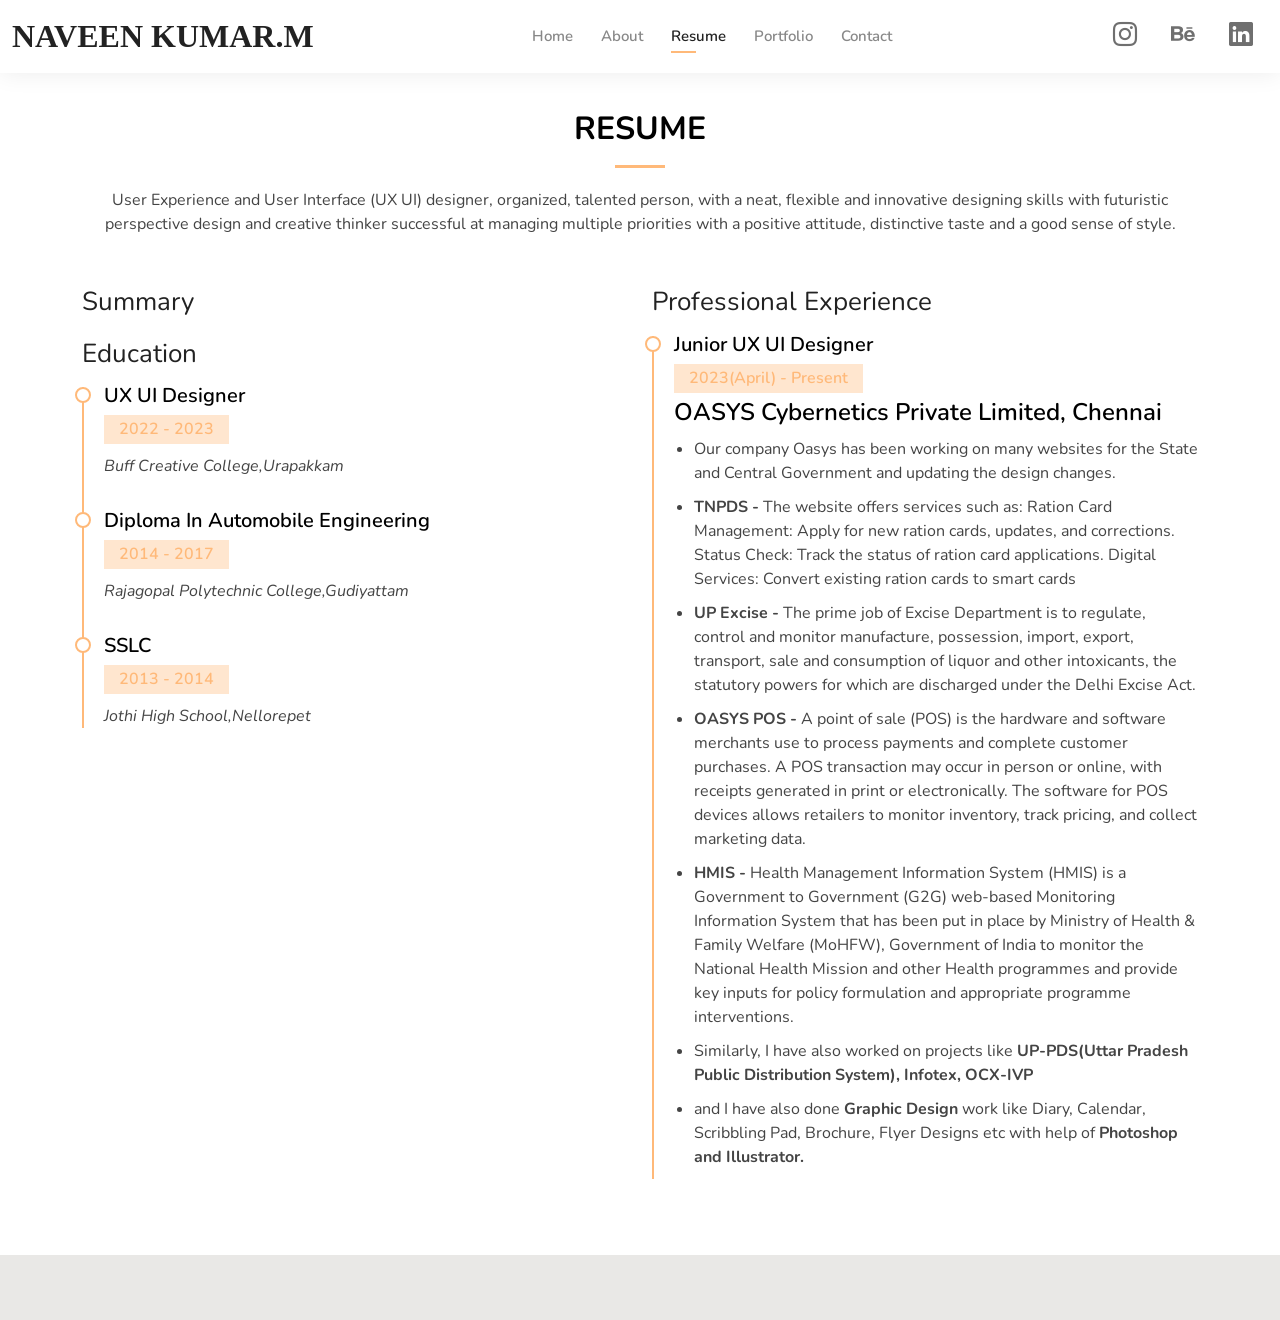
<file: resume.html>
<!DOCTYPE html>
<html lang="en">

<head>
  <meta charset="utf-8">
  <meta content="width=device-width, initial-scale=1.0" name="viewport">

  <title>Naveen kumar-Portfolio</title>
  <meta content="" name="description">
  <meta content="" name="keywords">

  <!-- Favicons -->
  <link href="assets/img/favicon.png" rel="icon">
  <link href="assets/img/apple-touch-icon.png" rel="apple-touch-icon">

  <!-- Google Fonts -->
  <!-- <link href="https://fonts.googleapis.com/css?family=Open+Sans:300,300i,400,400i,600,600i,700,700i|Raleway:300,300i,400,400i,500,500i,600,600i,700,700i|Poppins:300,300i,400,400i,500,500i,600,600i,700,700i" rel="stylesheet"> -->
  <link href="https://fonts.googleapis.com/css2?family=Nunito:wght@300;400;500;600;700;800;900&display=swap" rel="stylesheet">
  <!-- Vendor CSS Files -->
  <link href="assets/vendor/aos/aos.css" rel="stylesheet">
  <link href="assets/vendor/bootstrap/css/bootstrap.min.css" rel="stylesheet">
  <link href="assets/vendor/bootstrap-icons/bootstrap-icons.css" rel="stylesheet">
  <link href="assets/vendor/boxicons/css/boxicons.min.css" rel="stylesheet">
  <link href="assets/vendor/glightbox/css/glightbox.min.css" rel="stylesheet">
  <link href="assets/vendor/swiper/swiper-bundle.min.css" rel="stylesheet">

  <!-- Template Main CSS File -->
  <link href="assets/css/style.css" rel="stylesheet">

  <!-- =======================================================
  * Template Name: Kelly
  * Updated: Jul 27 2023 with Bootstrap v5.3.1
  * Template URL: https://bootstrapmade.com/kelly-free-bootstrap-cv-resume-html-template/
  * Author: BootstrapMade.com
  * License: https://bootstrapmade.com/license/
  ======================================================== -->
</head>

<body>

  <!-- ======= Header ======= -->
  <header id="header" class="fixed-top">
    <div class="container-fluid d-flex justify-content-between align-items-center">

      <h1 class="logo me-auto me-lg-0"><a href="index.html">Naveen Kumar.M</a></h1>
      <!-- Uncomment below if you prefer to use an image logo -->
      <!-- <a href="index.html" class="logo"><img src="assets/img/logo.png" alt="" class="img-fluid"></a>-->

      <nav id="navbar" class="navbar order-last order-lg-0">
        <ul>
          <li><a href="index.html">Home</a></li>
          <li><a href="about.html">About</a></li>
          <li><a class="active" href="resume.html">Resume</a></li>
          <!-- <li><a href="services.html">Services</a></li> -->
          <li><a href="portfolio.html">Portfolio</a></li>
          <li><a href="contact.html">Contact</a></li>
        </ul>
        <i class="bi bi-list mobile-nav-toggle"></i>
      </nav><!-- .navbar -->

      <div class="header-social-links">
        <a href="https://instagram.com/_navee_crazy?igshid=OGQ5ZDc2ODk2ZA==" class="instagram" target="_blank"><i class="bi bi-instagram"></i></a>
        <a href="https://www.behance.net/naveennavee3" class="behance"><i class="bi bi-behance" target="_blank"></i></a>
        <a href="https://www.linkedin.com/in/naveen-kumar-293163204?utm_source=share&utm_campaign=share_via&utm_content=profile&utm_medium=android_app" class="linkedin" target="_blank"><i class="bi bi-linkedin"></i></i></a>
      </div>

    </div>

  </header><!-- End Header -->

  <main id="main">

    <!-- ======= Resume Section ======= -->
    <section id="resume" class="resume">
      <div class="container" data-aos="fade-up">

        <div class="section-title">
          <h2>Resume</h2>
          <p>User Experience and User Interface (UX UI) designer,
            organized, talented person, with a neat, flexible and
            innovative designing skills with futuristic perspective
            design and creative thinker successful at managing
            multiple priorities with a positive attitude, distinctive
            taste and a good sense of style.</p>
        </div>

        <div class="row">
          <div class="col-lg-6">
            <h3 class="resume-title">Summary</h3>
            <!-- <div class="resume-item pb-0">
              <h4>Alice Barkley</h4>
              <p><em>Innovative and deadline-driven Graphic Designer with 3+ years of experience designing and developing user-centered digital/print marketing material from initial concept to final, polished deliverable.</em></p>
              <p>
              <ul>
                <li>Portland par 127,Orlando, FL</li>
                <li>(123) 456-7891</li>
                <li>alice.barkley@example.com</li>
              </ul>
              </p>
            </div> -->

            <h3 class="resume-title">Education</h3>
            <div class="resume-item">
              <h4>UX UI Designer</h4>
              <h5>2022 - 2023</h5>
              <p><em>Buff Creative College,Urapakkam</em></p>
            </div>
            <div class="resume-item">
              <h4>Diploma In Automobile Engineering</h4>
              <h5>2014 - 2017</h5>
              <p><em>Rajagopal Polytechnic College,Gudiyattam</em></p>
              <!-- <p>Quia nobis sequi est occaecati aut. Repudiandae et iusto quae reiciendis et quis Eius vel ratione eius unde vitae rerum voluptates asperiores voluptatem Earum molestiae consequatur neque etlon sader mart dila</p> -->
            </div>
            <div class="resume-item">
              <h4>SSLC</h4>
              <h5>2013 - 2014</h5>
              <p><em>Jothi High School,Nellorepet</em></p>
              <!-- <p>Quia nobis sequi est occaecati aut. Repudiandae et iusto quae reiciendis et quis Eius vel ratione eius unde vitae rerum voluptates asperiores voluptatem Earum molestiae consequatur neque etlon sader mart dila</p> -->
            </div>
          </div>
          <div class="col-lg-6">
            <h3 class="resume-title">Professional Experience</h3>
            <div class="resume-item">
              <h4>Junior UX UI Designer</h4>
              <h5>2023(April) - Present</h5>
              <h4 class="fs-4">OASYS Cybernetics Private Limited, Chennai</h4>
              <p>
              <ul>
                <li>Our company Oasys has been working on many websites for the State and Central Government and updating the design changes.</li>
                <li><b>TNPDS - </b>The website offers services such as: Ration Card Management: Apply for new ration cards, updates, and corrections. Status Check: Track the status of ration card applications. Digital Services: Convert existing ration cards to smart cards</li>
                <li><b>UP Excise - </b>The prime job of Excise Department is to regulate, control and monitor manufacture, possession, import, export, transport, sale and consumption of liquor and other intoxicants, the statutory powers for which are discharged under the Delhi Excise Act.</li>
                <li><b>OASYS POS - </b>A point of sale (POS) is the hardware and software merchants use to process payments and complete customer purchases.
                  A POS transaction may occur in person or online, with receipts generated in print or electronically.
                  The software for POS devices allows retailers to monitor inventory, track pricing, and collect marketing data.</li>
                <li><b>HMIS - </b>Health Management Information System (HMIS) is a Government to Government (G2G) web-based Monitoring Information System that has been put in place by Ministry of Health & Family Welfare (MoHFW), Government of India to monitor the National Health Mission and other Health programmes and provide key inputs for policy formulation and appropriate programme interventions.</li>
                <li>Similarly, I have also worked on projects like <b>UP-PDS(Uttar Pradesh Public Distribution System),</b> <b>Infotex, OCX-IVP</b></li>
                <!-- <li>I am working on projects like <strong>UP Excise, TNPDS (Tamilnadu Public Distribution System), HMIS(Health management information system),Infotex Website Design, E-POP Pos device Application, OCX - IVP, OASYS POS Retail .</strong></li> -->
                <li>and I have also done <strong>Graphic Design</strong> work like Diary, Calendar, Scribbling Pad, Brochure, Flyer Designs etc with help of<strong> Photoshop and Illustrator.</strong></li>
                <!-- <li>Oversee the efficient use of production project budgets ranging from $2,000 - $25,000</li> -->
              </ul>
              </p>
            </div>
            <!-- <div class="resume-item">
              <h4>Production Incharge</h4>
              <h5>2017 - 2018</h5>
              <p><em>Turbo energy Pvt Ltd,Sholingur</em></p>
              <p>
              <ul>
                <li>Monitoring the quality of the final product and ensuring that it meets the required quality standards.</li>
                <li>Ensuring that production targets are met within the specified time frame.</li>
                <li>Recommended and consulted with clients on the most appropriate graphic design</li>
                <li>Created 4+ design presentations and proposals a month for clients and account managers</li>
              </ul>
              </p>
            </div> -->
          </div>
        </div>
      </div>
    </section><!-- End Resume Section -->
  </main>
  <!-- End #main -->

  
  <!-- ======= Footer ======= -->
  <footer id="footer">
    <div class="container">
      <!-- <div class="copyright">
        &copy; Copyright <strong><span>Naveen Kumar</span></strong>. All Rights Reserved
      </div> -->
      <div class="credits">
        <!-- All the links in the footer should remain intact. -->
        <!-- You can delete the links only if you purchased the pro version. -->
        <!-- Licensing information: https://bootstrapmade.com/license/ -->
        <!-- Purchase the pro version with working PHP/AJAX contact form: https://bootstrapmade.com/kelly-free-bootstrap-cv-resume-html-template/ -->
        <!-- Designed by <a href="https://bootstrapmade.com/">BootstrapMade</a> -->
      </div>
    </div>
  </footer><!-- End  Footer -->

  <div id="preloader"></div>
  <a href="#" class="back-to-top d-flex align-items-center justify-content-center"><i class="bi bi-arrow-up-short"></i></a>

  <!-- Vendor JS Files -->
  <script src="assets/vendor/purecounter/purecounter_vanilla.js"></script>
  <script src="assets/vendor/aos/aos.js"></script>
  <script src="assets/vendor/bootstrap/js/bootstrap.bundle.min.js"></script>
  <script src="assets/vendor/glightbox/js/glightbox.min.js"></script>
  <script src="assets/vendor/isotope-layout/isotope.pkgd.min.js"></script>
  <script src="assets/vendor/swiper/swiper-bundle.min.js"></script>
  <script src="assets/vendor/waypoints/noframework.waypoints.js"></script>
  <script src="assets/vendor/php-email-form/validate.js"></script>

  <!-- Template Main JS File -->
  <script src="assets/js/main.js"></script>

</body>

</html>
</file>
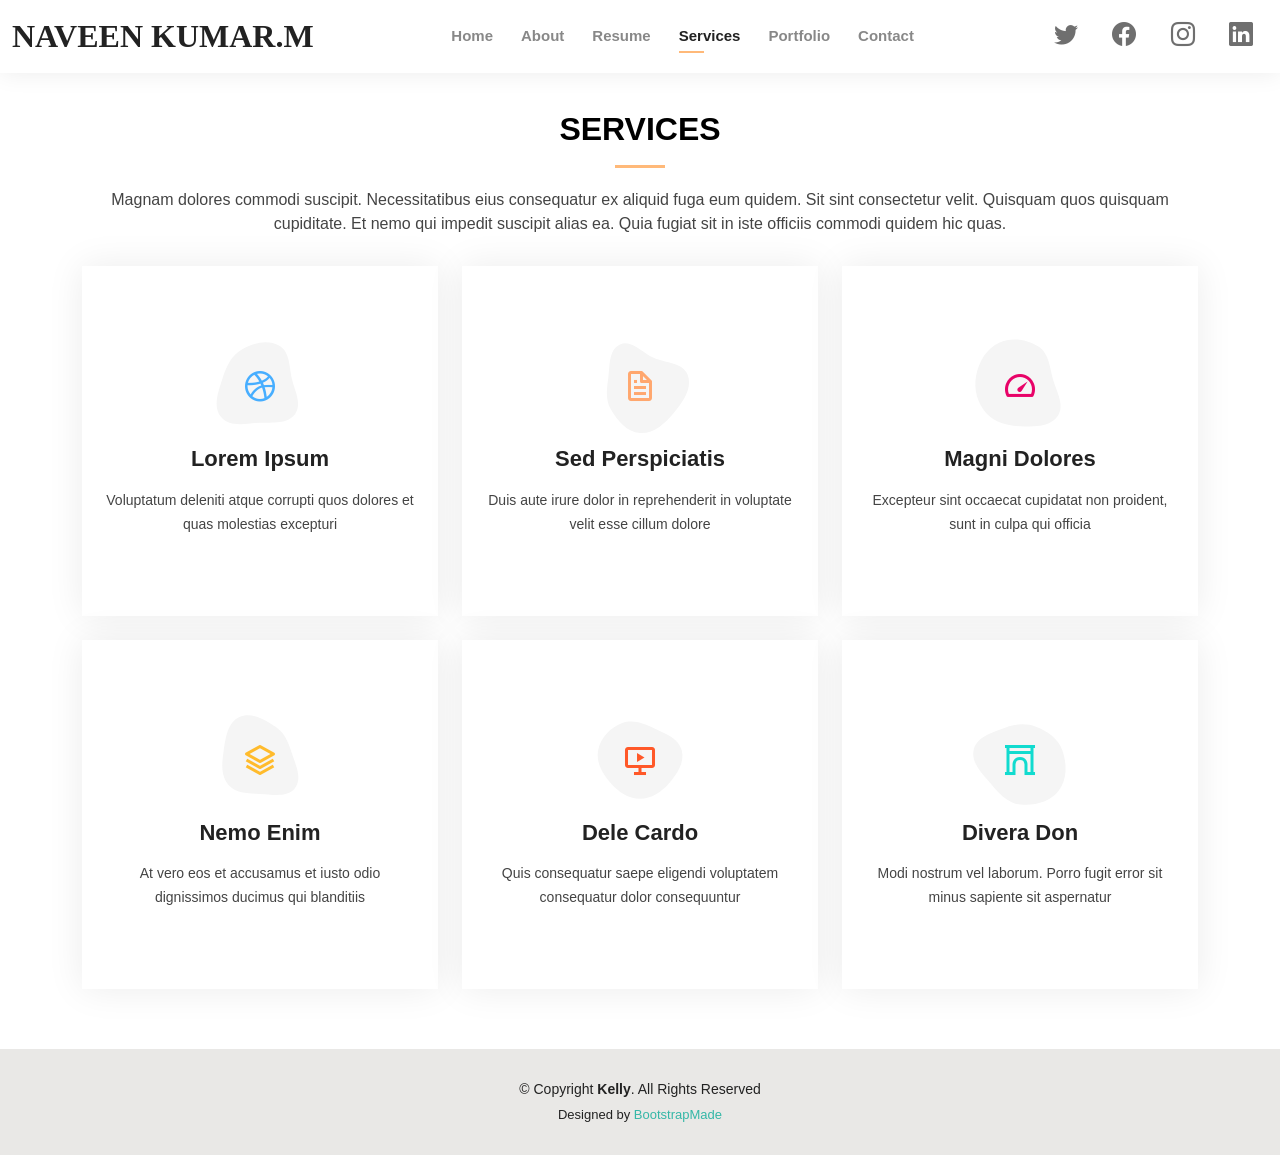
<file: services.html>
<!DOCTYPE html>
<html lang="en">

<head>
  <meta charset="utf-8">
  <meta content="width=device-width, initial-scale=1.0" name="viewport">

  <title>Services - Kelly Bootstrap Template</title>
  <meta content="" name="description">
  <meta content="" name="keywords">

  <!-- Favicons -->
  <link href="assets/img/favicon.png" rel="icon">
  <link href="assets/img/apple-touch-icon.png" rel="apple-touch-icon">

  <!-- Google Fonts -->
  <link href="https://fonts.googleapis.com/css?family=Open+Sans:300,300i,400,400i,600,600i,700,700i|Raleway:300,300i,400,400i,500,500i,600,600i,700,700i|Poppins:300,300i,400,400i,500,500i,600,600i,700,700i" rel="stylesheet">

  <!-- Vendor CSS Files -->
  <link href="assets/vendor/aos/aos.css" rel="stylesheet">
  <link href="assets/vendor/bootstrap/css/bootstrap.min.css" rel="stylesheet">
  <link href="assets/vendor/bootstrap-icons/bootstrap-icons.css" rel="stylesheet">
  <link href="assets/vendor/boxicons/css/boxicons.min.css" rel="stylesheet">
  <link href="assets/vendor/glightbox/css/glightbox.min.css" rel="stylesheet">
  <link href="assets/vendor/swiper/swiper-bundle.min.css" rel="stylesheet">

  <!-- Template Main CSS File -->
  <link href="assets/css/style.css" rel="stylesheet">

  <!-- =======================================================
  * Template Name: Kelly
  * Updated: Jul 27 2023 with Bootstrap v5.3.1
  * Template URL: https://bootstrapmade.com/kelly-free-bootstrap-cv-resume-html-template/
  * Author: BootstrapMade.com
  * License: https://bootstrapmade.com/license/
  ======================================================== -->
</head>

<body>

  <!-- ======= Header ======= -->
  <header id="header" class="fixed-top">
    <div class="container-fluid d-flex justify-content-between align-items-center">

      <h1 class="logo me-auto me-lg-0"><a href="index.html">Naveen Kumar.M</a></h1>
      <!-- Uncomment below if you prefer to use an image logo -->
      <!-- <a href="index.html" class="logo"><img src="assets/img/logo.png" alt="" class="img-fluid"></a>-->

      <nav id="navbar" class="navbar order-last order-lg-0">
        <ul>
          <li><a href="index.html">Home</a></li>
          <li><a href="about.html">About</a></li>
          <li><a href="resume.html">Resume</a></li>
          <li><a class="active" href="services.html">Services</a></li>
          <li><a href="portfolio.html">Portfolio</a></li>
          <li><a href="contact.html">Contact</a></li>
        </ul>
        <i class="bi bi-list mobile-nav-toggle"></i>
      </nav><!-- .navbar -->

      <div class="header-social-links">
        <a href="#" class="twitter"><i class="bi bi-twitter"></i></a>
        <a href="#" class="facebook"><i class="bi bi-facebook"></i></a>
        <a href="#" class="instagram"><i class="bi bi-instagram"></i></a>
        <a href="#" class="linkedin"><i class="bi bi-linkedin"></i></i></a>
      </div>

    </div>

  </header><!-- End Header -->

  <main id="main">

    <!-- ======= Services Section ======= -->
    <section id="services" class="services">
      <div class="container" data-aos="fade-up">

        <div class="section-title">
          <h2>Services</h2>
          <p>Magnam dolores commodi suscipit. Necessitatibus eius consequatur ex aliquid fuga eum quidem. Sit sint consectetur velit. Quisquam quos quisquam cupiditate. Et nemo qui impedit suscipit alias ea. Quia fugiat sit in iste officiis commodi quidem hic quas.</p>
        </div>

        <div class="row">
          <div class="col-lg-4 col-md-6 d-flex align-items-stretch" data-aos="zoom-in" data-aos-delay="100">
            <div class="icon-box iconbox-blue">
              <div class="icon">
                <svg width="100" height="100" viewBox="0 0 600 600" xmlns="http://www.w3.org/2000/svg">
                  <path stroke="none" stroke-width="0" fill="#f5f5f5" d="M300,521.0016835830174C376.1290562159157,517.8887921683347,466.0731472004068,529.7835943286574,510.70327084640275,468.03025145048787C554.3714126377745,407.6079735673963,508.03601936045806,328.9844924480964,491.2728898941984,256.3432110539036C474.5976632858925,184.082847569629,479.9380746630129,96.60480741107993,416.23090153303,58.64404602377083C348.86323505073057,18.502131276798302,261.93793281208167,40.57373210992963,193.5410806939664,78.93577620505333C130.42746243093433,114.334589627462,98.30271207620316,179.96522072025542,76.75703585869454,249.04625023123273C51.97151888228291,328.5150500222984,13.704378332031375,421.85034740162234,66.52175969318436,486.19268352777647C119.04800174914682,550.1803526380478,217.28368757567262,524.383925680826,300,521.0016835830174"></path>
                </svg>
                <i class="bx bxl-dribbble"></i>
              </div>
              <h4><a href="">Lorem Ipsum</a></h4>
              <p>Voluptatum deleniti atque corrupti quos dolores et quas molestias excepturi</p>
            </div>
          </div>

          <div class="col-lg-4 col-md-6 d-flex align-items-stretch mt-4 mt-md-0" data-aos="zoom-in" data-aos-delay="200">
            <div class="icon-box iconbox-orange ">
              <div class="icon">
                <svg width="100" height="100" viewBox="0 0 600 600" xmlns="http://www.w3.org/2000/svg">
                  <path stroke="none" stroke-width="0" fill="#f5f5f5" d="M300,582.0697525312426C382.5290701553225,586.8405444964366,449.9789794690241,525.3245884688669,502.5850820975895,461.55621195738473C556.606425686781,396.0723002908107,615.8543463187945,314.28637112970534,586.6730223649479,234.56875336149918C558.9533121215079,158.8439757836574,454.9685369536778,164.00468322053177,381.49747125262974,130.76875717737553C312.15926192815925,99.40240125094834,248.97055460311594,18.661163978235184,179.8680185752513,50.54337015887873C110.5421016452524,82.52863877960104,119.82277516462835,180.83849132639028,109.12597500060166,256.43424936330496C100.08760227029461,320.3096726198365,92.17705696193138,384.0621239912766,124.79988738764834,439.7174275375508C164.83382741302287,508.01625554203684,220.96474134820875,577.5009287672846,300,582.0697525312426"></path>
                </svg>
                <i class="bx bx-file"></i>
              </div>
              <h4><a href="">Sed Perspiciatis</a></h4>
              <p>Duis aute irure dolor in reprehenderit in voluptate velit esse cillum dolore</p>
            </div>
          </div>

          <div class="col-lg-4 col-md-6 d-flex align-items-stretch mt-4 mt-lg-0" data-aos="zoom-in" data-aos-delay="300">
            <div class="icon-box iconbox-pink">
              <div class="icon">
                <svg width="100" height="100" viewBox="0 0 600 600" xmlns="http://www.w3.org/2000/svg">
                  <path stroke="none" stroke-width="0" fill="#f5f5f5" d="M300,541.5067337569781C382.14930387511276,545.0595476570109,479.8736841581634,548.3450877840088,526.4010558755058,480.5488172755941C571.5218469581645,414.80211281144784,517.5187510058486,332.0715597781072,496.52539010469104,255.14436215662573C477.37192572678356,184.95920475031193,473.57363656557914,105.61284051026155,413.0603344069578,65.22779650032875C343.27470386102294,18.654635553484475,251.2091493199835,5.337323636656869,175.0934190732945,40.62881213300186C97.87086631185822,76.43348514350839,51.98124368387456,156.15599469081315,36.44837278890362,239.84606092416172C21.716077023791087,319.22268207091537,43.775223500013084,401.1760424656574,96.891909868211,461.97329694683043C147.22146801428983,519.5804099606455,223.5754009179313,538.201503339737,300,541.5067337569781"></path>
                </svg>
                <i class="bx bx-tachometer"></i>
              </div>
              <h4><a href="">Magni Dolores</a></h4>
              <p>Excepteur sint occaecat cupidatat non proident, sunt in culpa qui officia</p>
            </div>
          </div>

          <div class="col-lg-4 col-md-6 d-flex align-items-stretch mt-4" data-aos="zoom-in" data-aos-delay="100">
            <div class="icon-box iconbox-yellow">
              <div class="icon">
                <svg width="100" height="100" viewBox="0 0 600 600" xmlns="http://www.w3.org/2000/svg">
                  <path stroke="none" stroke-width="0" fill="#f5f5f5" d="M300,503.46388370962813C374.79870501325706,506.71871716319447,464.8034551963731,527.1746412648533,510.4981551193396,467.86667711651364C555.9287308511215,408.9015244558933,512.6030010748507,327.5744911775523,490.211057578863,256.5855673507754C471.097692560561,195.9906835881958,447.69079081568157,138.11976852964426,395.19560036434837,102.3242989838813C329.3053358748298,57.3949838291264,248.02791733380457,8.279543830951368,175.87071277845988,42.242879143198664C103.41431057327972,76.34704239035025,93.79494320519305,170.9812938413882,81.28167332365135,250.07896920659033C70.17666984294237,320.27484674793965,64.84698225790005,396.69656628748305,111.28512138212992,450.4950937839243C156.20124167950087,502.5303643271138,231.32542653798444,500.4755392045468,300,503.46388370962813"></path>
                </svg>
                <i class="bx bx-layer"></i>
              </div>
              <h4><a href="">Nemo Enim</a></h4>
              <p>At vero eos et accusamus et iusto odio dignissimos ducimus qui blanditiis</p>
            </div>
          </div>

          <div class="col-lg-4 col-md-6 d-flex align-items-stretch mt-4" data-aos="zoom-in" data-aos-delay="200">
            <div class="icon-box iconbox-red">
              <div class="icon">
                <svg width="100" height="100" viewBox="0 0 600 600" xmlns="http://www.w3.org/2000/svg">
                  <path stroke="none" stroke-width="0" fill="#f5f5f5" d="M300,532.3542879108572C369.38199826031484,532.3153073249985,429.10787420159085,491.63046689027357,474.5244479745417,439.17860296908856C522.8885846962883,383.3225815378663,569.1668002868075,314.3205725914397,550.7432151929288,242.7694973846089C532.6665558377875,172.5657663291529,456.2379748765914,142.6223662098291,390.3689995646985,112.34683881706744C326.66090330228417,83.06452184765237,258.84405631176094,53.51806209861945,193.32584062364296,78.48882559362697C121.61183558270385,105.82097193414197,62.805066853699245,167.19869350419734,48.57481801355237,242.6138429142374C34.843463184063346,315.3850353017275,76.69343916112496,383.4422959591041,125.22947124332185,439.3748458443577C170.7312796277747,491.8107796887764,230.57421082200815,532.3932930995766,300,532.3542879108572"></path>
                </svg>
                <i class="bx bx-slideshow"></i>
              </div>
              <h4><a href="">Dele Cardo</a></h4>
              <p>Quis consequatur saepe eligendi voluptatem consequatur dolor consequuntur</p>
            </div>
          </div>

          <div class="col-lg-4 col-md-6 d-flex align-items-stretch mt-4" data-aos="zoom-in" data-aos-delay="300">
            <div class="icon-box iconbox-teal">
              <div class="icon">
                <svg width="100" height="100" viewBox="0 0 600 600" xmlns="http://www.w3.org/2000/svg">
                  <path stroke="none" stroke-width="0" fill="#f5f5f5" d="M300,566.797414625762C385.7384707136149,576.1784315230908,478.7894351017131,552.8928747891023,531.9192734346935,484.94944893311C584.6109503024035,417.5663521118492,582.489472248146,322.67544863468447,553.9536738515405,242.03673114598146C529.1557734026468,171.96086150256528,465.24506316201064,127.66468636344209,395.9583748389544,100.7403814666027C334.2173773831606,76.7482773500951,269.4350130405921,84.62216499799875,207.1952322260088,107.2889140133804C132.92018162631612,134.33871894543012,41.79353780512637,160.00259165414826,22.644507872594943,236.69541883565114C3.319112789854554,314.0945973066697,72.72355303640163,379.243833228382,124.04198916343866,440.3218312028393C172.9286146004772,498.5055451809895,224.45579914871206,558.5317968840102,300,566.797414625762"></path>
                </svg>
                <i class="bx bx-arch"></i>
              </div>
              <h4><a href="">Divera Don</a></h4>
              <p>Modi nostrum vel laborum. Porro fugit error sit minus sapiente sit aspernatur</p>
            </div>
          </div>

        </div>

      </div>
    </section><!-- End Services Section -->

  </main><!-- End #main -->

  <!-- ======= Footer ======= -->
  <footer id="footer">
    <div class="container">
      <div class="copyright">
        &copy; Copyright <strong><span>Kelly</span></strong>. All Rights Reserved
      </div>
      <div class="credits">
        <!-- All the links in the footer should remain intact. -->
        <!-- You can delete the links only if you purchased the pro version. -->
        <!-- Licensing information: https://bootstrapmade.com/license/ -->
        <!-- Purchase the pro version with working PHP/AJAX contact form: https://bootstrapmade.com/kelly-free-bootstrap-cv-resume-html-template/ -->
        Designed by <a href="https://bootstrapmade.com/">BootstrapMade</a>
      </div>
    </div>
  </footer><!-- End  Footer -->

  <div id="preloader"></div>
  <a href="#" class="back-to-top d-flex align-items-center justify-content-center"><i class="bi bi-arrow-up-short"></i></a>

  <!-- Vendor JS Files -->
  <script src="assets/vendor/purecounter/purecounter_vanilla.js"></script>
  <script src="assets/vendor/aos/aos.js"></script>
  <script src="assets/vendor/bootstrap/js/bootstrap.bundle.min.js"></script>
  <script src="assets/vendor/glightbox/js/glightbox.min.js"></script>
  <script src="assets/vendor/isotope-layout/isotope.pkgd.min.js"></script>
  <script src="assets/vendor/swiper/swiper-bundle.min.js"></script>
  <script src="assets/vendor/waypoints/noframework.waypoints.js"></script>
  <script src="assets/vendor/php-email-form/validate.js"></script>

  <!-- Template Main JS File -->
  <script src="assets/js/main.js"></script>

</body>

</html>
</file>
<file: assets/css/style.css>
/* *
* Template Name: Naveen
* Updated: Jul 27 2023 with Bootstrap v5.3.1
* Template URL: https://bootstrapmade.com/ Naveen-kumar-portfolio/
* Author: BootstrapMade.com
* License: https://bootstrapmade.com/license/
*/

/*--------------------------------------------------------------
# General
-------------------------------------------------------------- */
head
  {
    font-family: 'Nunito', sans-serif;
  }
          
body {
  font-family: 'Nunito', sans-serif;
  color: #444444;

  
}

a {
  color: #ffb979;
  text-decoration: none;
}

a:hover {
  color: #51cdbe;
  text-decoration: none;
}

h1,
h2,
h3,
h4,
h5,
h6,
p{
  font-family: 'Nunito', sans-serif;
}

#main {
  margin-top: 50px;
}

@media (max-width: 992px) {
  #main {
    margin-top: 30px;
  }
}

/*--------------------------------------------------------------
# Preloader
--------------------------------------------------------------*/
#preloader {
  position: fixed;
  top: 0;
  left: 0;
  right: 0;
  bottom: 0;
  z-index: 9999;
  overflow: hidden;
  background: #fff;
}

#preloader:before {
  content: "";
  position: fixed;
  top: calc(50% - 30px);
  left: calc(50% - 30px);
  border: 6px solid #34b7a7;
  border-top-color: #dcf5f2;
  border-radius: 50%;
  width: 60px;
  height: 60px;
  animation: animate-preloader 1s linear infinite;
}

@keyframes animate-preloader {
  0% {
    transform: rotate(0deg);
  }

  100% {
    transform: rotate(360deg);
  }
}

/*--------------------------------------------------------------
# Back to top button
--------------------------------------------------------------*/
.back-to-top {
  position: fixed;
  visibility: hidden;
  opacity: 0;
  right: 15px;
  bottom: 15px;
  z-index: 996;
  background: #34b7a7;
  width: 40px;
  height: 40px;
  border-radius: 50px;
  transition: all 0.4s;
}

.back-to-top i {
  font-size: 24px;
  color: #fff;
  line-height: 0;
}

.back-to-top:hover {
  background: #49cbbb;
  color: #fff;
}

.back-to-top.active {
  visibility: visible;
  opacity: 1;
}

/*--------------------------------------------------------------
# Header
--------------------------------------------------------------*/
#header {
  background: #ffffff;
  box-shadow: 0px 0px 25px 0 rgba(0, 0, 0, 0.08);
  z-index: 997;
  padding: 15px 0;
}

#header .logo {
  font-size: 32px;
  margin: 0;
  padding: 0;
  line-height: 1;
  font-weight: 700;
  letter-spacing: 0px;
  text-transform: uppercase;
  font-family: 'Nunito', sans-serif;
}

#header .logo a {
  color: #222222;
  font-family: math;
}
#header .logo a:hover{
  color: #ffb979 !important;
}

#header .logo img {
  max-height: 40px;
}

@media (max-width: 992px) {
  #header .logo {
    font-size: 28px;
  }
}

/*--------------------------------------------------------------
# Header Social Links
--------------------------------------------------------------*/
.header-social-links {
  padding-right: 15px;
}

.header-social-links a {
  color: #6f6f6f;
  padding-left: 30px;
  display: inline-block;
  line-height: 0px;
  transition: 0.3s;
  font-size: 24px;
}

.header-social-links a:hover {
  color: #ffb979;
}

/*--------------------------------------------------------------
# Navigation Menu
--------------------------------------------------------------*/
/**
* Desktop Navigation 
*/
.navbar {
  padding: 0;
}

.navbar ul {
  margin: 0;
  padding: 0;
  display: flex;
  list-style: none;
  align-items: center;
}

.navbar li {
  position: relative;
  padding: 10px 0 10px 28px;
}

.navbar a,
.navbar a:focus {
  display: flex;
  align-items: center;
  justify-content: space-between;
  font-family: "Nunito", sans-serif;
  font-size: 15px;
  font-weight: 600;
  color: #888888;
  white-space: nowrap;
  transition: 0.3s;
  position: relative;
}

.navbar a i,
.navbar a:focus i {
  font-size: 12px;
  line-height: 0;
  margin-left: 5px;
}

.navbar>ul>li>a:before {
  content: "";
  position: absolute;
  width: 0;
  height: 2px;
  bottom: -5px;
  left: 0;
  background-color: #ffb979;
  visibility: hidden;
  width: 0px;
  transition: all 0.3s ease-in-out 0s;
}

.navbar a:hover:before,
.navbar li:hover>a:before,
.navbar .active:before {
  visibility: visible;
  width: 25px;
}

.navbar a:hover,
.navbar .active,
.navbar .active:focus,
.navbar li:hover>a {
  color: #222222;
}

.navbar .dropdown ul {
  display: block;
  position: absolute;
  left: 14px;
  top: calc(100% + 30px);
  margin: 0;
  padding: 10px 0;
  z-index: 99;
  opacity: 0;
  visibility: hidden;
  background: #fff;
  box-shadow: 0px 0px 30px rgba(127, 137, 161, 0.25);
  transition: 0.3s;
  border-radius: 4px;
}

.navbar .dropdown ul li {
  min-width: 200px;
  padding: 0;
}

.navbar .dropdown ul a {
  padding: 10px 20px;
  font-size: 15px;
  text-transform: none;
  font-weight: 600;
}

.navbar .dropdown ul a i {
  font-size: 12px;
}

.navbar .dropdown ul a:hover,
.navbar .dropdown ul .active:hover,
.navbar .dropdown ul li:hover>a {
  color: #34b7a7;
}

.navbar .dropdown:hover>ul {
  opacity: 1;
  top: 100%;
  visibility: visible;
}

.navbar .dropdown .dropdown ul {
  top: 0;
  left: calc(100% - 30px);
  visibility: hidden;
}

.navbar .dropdown .dropdown:hover>ul {
  opacity: 1;
  top: 0;
  left: 100%;
  visibility: visible;
}

@media (max-width: 1366px) {
  .navbar .dropdown .dropdown ul {
    left: -90%;
  }

  .navbar .dropdown .dropdown:hover>ul {
    left: -100%;
  }
}

/**
* Mobile Navigation 
*/
.mobile-nav-toggle {
  color: #222222;
  font-size: 28px;
  cursor: pointer;
  display: none;
  line-height: 0;
  transition: 0.5s;
}

.mobile-nav-toggle.bi-x {
  color: #fff;
}

@media (max-width: 991px) {
  .mobile-nav-toggle {
    display: block;
  }

  .navbar ul {
    display: none;
  }
}

.navbar-mobile {
  position: fixed;
  overflow: hidden;
  top: 0;
  right: 0;
  left: 0;
  bottom: 0;
  background: rgba(9, 9, 9, 0.9);
  transition: 0.3s;
  z-index: 999;
}

.navbar-mobile .mobile-nav-toggle {
  position: absolute;
  top: 15px;
  right: 15px;
}

.navbar-mobile ul {
  display: block;
  position: absolute;
  top: 55px;
  right: 15px;
  bottom: 15px;
  left: 15px;
  padding: 10px 0;
  border-radius: 10px;
  background-color: #fff;
  overflow-y: auto;
  transition: 0.3s;
}

.navbar-mobile a,
.navbar-mobile a:focus {
  font-size: 15px;
  padding-right: 15px;
  color: #222222;
}

.navbar-mobile a:hover,
.navbar-mobile .active,
.navbar-mobile li:hover>a {
  color: #34b7a7;
}

.navbar-mobile .getstarted,
.navbar-mobile .getstarted:focus {
  margin: 15px;
}

.navbar-mobile .dropdown ul {
  position: static;
  display: none;
  margin: 10px 20px;
  padding: 10px 0;
  z-index: 99;
  opacity: 1;
  visibility: visible;
  background: #fff;
  box-shadow: 0px 0px 30px rgba(127, 137, 161, 0.25);
}

.navbar-mobile .dropdown ul li {
  min-width: 200px;
}

.navbar-mobile .dropdown ul a {
  padding: 10px 20px;
}

.navbar-mobile .dropdown ul a i {
  font-size: 12px;
}

.navbar-mobile .dropdown ul a:hover,
.navbar-mobile .dropdown ul .active:hover,
.navbar-mobile .dropdown ul li:hover>a {
  color: #34b7a7;
}

.navbar-mobile .dropdown>.dropdown-active {
  display: block;
}

/*--------------------------------------------------------------
# Hero Section
--------------------------------------------------------------*/
/* #hero {
  width: 100%;
  height: 80vh;
  background: url("../img/Hero-banner.png") top right;
  background-size: cover;
} */
.hero-image
{
  width: 100%;
  background: url(../img/Hero-banner.png);
  background-size: cover;
  height: 405px;
  margin-top: 40px;
}
.banner-social-links
{
  padding-top: 20px;
}
.banner-social-links i
{
  color: #ffffff;
}
.banner-social-links .instagram
{
  padding: 20px;
  font-size: 30px;
}
.banner-social-links .behance
{
  padding: 20px;
  font-size: 30px;
}
.banner-social-links .linkedin
{
  padding: 20px;
  font-size: 30px;
}
#hero .container {
  padding-top: 70px;
  position: relative;
}

@media (max-width: 992px) {
  #hero .container {
    padding-top: 120px;
  }
}

#hero h1 {
  margin: 0;
  font-size: 48px;
  font-weight: 700;
  line-height: 56px;
  color: #ffffff;
}

#hero h2 {
  color: #000000;
  margin: 10px 0 0 0;
  font-size: 22px;
}

#hero .btn-about {
  font-family: "Raleway", sans-serif;
  text-transform: uppercase;
  font-weight: 600;
  font-size: 12px;
  letter-spacing: 1px;
  display: inline-block;
  padding: 12px 40px;
  border-radius: 50px;
  transition: 0.5s;
  margin-top: 20px;
  color: #fff;
  background: #ffb979;
}

#hero .btn-about:hover {
  background: #3dc8b7;
}

@media (min-width: 1024px) {
  #hero {
    background-attachment: fixed;
    background-color: #ad88d8;
  }
}

@media (max-width: 992px) {
  #hero:before {
    content: "";
    background: rgba(255, 255, 255, 0.8);
    position: absolute;
    bottom: 0;
    top: 0;
    left: 0;
    right: 0;
  }

  #hero h1 {
    font-size: 28px;
    line-height: 36px;
    color: #000;
  }

  #hero h2 {
    font-size: 18px;
    line-height: 24px;
  }
  #hero.banner-social-links a i{
    color: #000
  };
}

/*--------------------------------------------------------------
# Sections General
--------------------------------------------------------------*/
section {
  padding: 60px 0;
}

.section-bg {
  background-color: #e7f8f6;
}

.section-title {
  text-align: center;
  padding-bottom: 30px;
}

.section-title h2 {
  font-family: "Nunito", sans-serif;
  font-size: 32px;
  font-weight: bold;
  text-transform: uppercase;
  margin-bottom: 20px;
  padding-bottom: 20px;
  position: relative;
  color: #000000;
}

.section-title h2::after {
  content: "";
  position: absolute;
  display: block;
  width: 50px;
  height: 3px;
  background: #ffb979;
  bottom: 0;
  left: calc(50% - 25px);
}

.section-title p {
  margin-bottom: 0;
}

/*--------------------------------------------------------------
# Cta
--------------------------------------------------------------*/
.cta {
  background: linear-gradient(rgba(0, 0, 0, 0.6), rgba(0, 0, 0, 0.6)), url("../img/bg-1.jpg") fixed center center;
  background-size: cover;
  padding: 80px 0;
}

.cta h3 {
  color: #fff;
  font-size: 28px;
  font-weight: 700;
}

.cta p {
  color: #fff;
}

.cta .cta-btn {
  font-family: "Raleway", sans-serif;
  text-transform: uppercase;
  font-weight: 500;
  font-size: 16px;
  letter-spacing: 1px;
  display: inline-block;
  padding: 8px 20px;
  border-radius: 2px;
  transition: 0.5s;
  margin: 10px;
  border: 2px solid #fff;
  color: #fff;
}

.cta .cta-btn:hover {
  background: #34b7a7;
  border: 2px solid #34b7a7;
}

@media (max-width: 1024px) {
  .cta {
    background-attachment: scroll;
  }
}

@media (min-width: 769px) {
  .cta .cta-btn-container {
    display: flex;
    align-items: center;
    justify-content: flex-end;
  }
}

/*--------------------------------------------------------------
# About
--------------------------------------------------------------*/
.about .content h3 {
  font-weight: 700;
  font-size: 26px;
  color: #ffb979;
}
.instagram-about
{
  color: #444444;
  padding: 10px;
}
.behance-about
{
  color: #444444;
  padding: 10px;
}
.linkedin-about
{
  color: #444444;
  padding: 10px;
}
.img-fluid
{
  max-width: 100%;
  height: 310px;
  margin-left: 50px;
  border: 2px solid #ffb979;
  border-radius: 10px;
}
.img-fluid-1
{
  width: 300px;
  margin-left: 28px;
  height: 220px;
}
/* .img-fluid-2
{
  width: 356px;
  margin-left: 30px;
  height: 220px;
}
.img-fluid-3
{
  width: 356px;
  margin-left: 30px;
  height: 220px;
}
.img-fluid-4
{
  width: 356px;
  margin-left: 0px;
  height: 220px;
}
.img-fluid-5
{
  width: 356px;
  margin-left: 0px;
  height: 220px;
}
.img-fluid-6
{
  width: 356px;
    margin-left: 0px;
    height: 220px;
}
.img-fluid-7
{
  width: 356px;
    margin-left: 0px;
    height: 220px;
}
.img-fluid-8
{
  width: 356px;
    margin-left: 0px;
    height: 220px;
}
.img-fluid-9
{
  width: 356px;
    margin-left: 0px;
    height: 220px;
}
.img-fluid-10
{
  width: 356px;
    margin-left: 0px;
    height: 220px;
} */
.about .content ul {
  list-style: none;
  padding: 0;
}

.about .content ul li {
  padding-bottom: 14px;
  font-size: 20px;
}
.strong{
  font-family:"Nunito", sans-serif;
}

.about .content p:last-child {
  margin-bottom: 0;
}

/*--------------------------------------------------------------
# Skills
--------------------------------------------------------------*/
.skills .progress {
  height: 60px;
  display: block;
  background: none;
  border-radius: 0;
  background-image: none !important;
  left: 0;
  width: 100%;
  box-shadow: none;
}

.skills .progress .skill {
  padding: 10px 0;
  margin: 0 0 6px 0;
  text-transform: uppercase;
  display: block;
  font-weight: 700;
  font-family: "Nunito", sans-serif;
  color: #222222;
}

.skills .progress .skill .val {
  float: right;
  font-style: normal;
}

.skills .progress-bar-wrap {
  background: #f3f3f3;
}

.skills .progress-bar {
  width: 1px;
  height: 10px;
  transition: 0.9s;
  background-color: #ffb979;
}

/*--------------------------------------------------------------
# Facts
--------------------------------------------------------------*/
.facts .counters span {
  font-size: 48px;
  display: block;
  color: #ffb979;
}

.facts .counters p {
  padding: 0;
  margin: 0 0 20px 0;
  font-family: "Raleway", sans-serif;
  font-size: 14px;
}

/*--------------------------------------------------------------
# Testimonials
--------------------------------------------------------------*/
.testimonials .section-header {
  margin-bottom: 40px;
}

.testimonials .testimonials-carousel,
.testimonials .testimonials-slider {
  overflow: hidden;
}

.testimonials .testimonial-item {
  text-align: center;
}

.testimonials .testimonial-item .testimonial-img {
  width: 180px;
  height: 180px;
  border-radius: 100%;
  border: 4px solid #34b7a7;
  margin: 0 auto;
}
.testimonials .testimonial-item .testimonial-img-second {
  width: 180px;
  height: 180px;
  border-radius: 100%;
  border: 4px solid #34b7a7;
  margin: 0 auto;
}

.testimonials .testimonial-item h3 {
  font-size: 20px;
  font-weight: bold;
  margin: 10px 0 5px 0;
  color: #111;
}

.testimonials .testimonial-item h4 {
  font-size: 14px;
  color: #999;
  margin: 0 0 15px 0;
}

.testimonials .testimonial-item .quote-icon-left,
.testimonials .testimonial-item .quote-icon-right {
  color: #c8efea;
  font-size: 26px;
}

.testimonials .testimonial-item .quote-icon-left {
  display: inline-block;
  left: -5px;
  position: relative;
}

.testimonials .testimonial-item .quote-icon-right {
  display: inline-block;
  right: -5px;
  position: relative;
  top: 10px;
}

.testimonials .testimonial-item p {
  font-style: italic;
  margin: 0 auto 15px auto;
}

@media (min-width: 992px) {
  .testimonials .testimonial-item p {
    width: 80%;
  }
}

.testimonials .swiper-pagination {
  margin-top: 20px;
  position: relative;
}

.testimonials .swiper-pagination .swiper-pagination-bullet {
  width: 12px;
  height: 12px;
  background-color: #fff;
  opacity: 1;
  border: 1px solid #34b7a7;
}

.testimonials .swiper-pagination .swiper-pagination-bullet-active {
  background-color: #34b7a7;
}

/*--------------------------------------------------------------
# Resume
--------------------------------------------------------------*/
.resume .resume-title {
  font-size: 26px;
  font-weight: 400;
  margin-top: 20px;
  margin-bottom: 20px;
  color: #222222;
}

.resume .resume-item {
  padding: 0 0 20px 20px;
  margin-top: -2px;
  border-left: 2px solid #ffb979;
  position: relative;
}

.resume .resume-item h4 {
  line-height: 18px;
  font-size: 20px;
  font-weight: 600;
  font-family: "Nunito", sans-serif;
  color: #000000;
  margin-bottom: 10px;
}

.resume .resume-item h5 {
  font-size: 16px;
  background: #ffe6cf;
  padding: 5px 15px;
  display: inline-block;
  font-weight: 600;
  margin-bottom: 10px;
  color: #ffb979;
}

.resume .resume-item ul {
  padding-left: 20px;
}

.resume .resume-item ul li {
  padding-bottom: 10px;
}

.resume .resume-item:last-child {
  padding-bottom: 0;
}

.resume .resume-item::before {
  content: "";
  position: absolute;
  width: 16px;
  height: 16px;
  border-radius: 50px;
  left: -9px;
  top: 0;
  background: #fff;
  border: 2px solid #ffb979;
}

/*--------------------------------------------------------------
# Services
--------------------------------------------------------------*/
.services .icon-box {
  text-align: center;
  padding: 70px 20px 80px 20px;
  transition: all ease-in-out 0.3s;
  background: #fff;
  box-shadow: 0px 0 35px 0 rgba(0, 0, 0, 0.08);
}

.services .icon-box .icon {
  margin: 0 auto;
  width: 100px;
  height: 100px;
  display: flex;
  align-items: center;
  justify-content: center;
  transition: ease-in-out 0.3s;
  position: relative;
}

.services .icon-box .icon i {
  font-size: 36px;
  transition: 0.5s;
  position: relative;
}

.services .icon-box .icon svg {
  position: absolute;
  top: 0;
  left: 0;
}

.services .icon-box .icon svg path {
  transition: 0.5s;
  fill: #f5f5f5;
}

.services .icon-box h4 {
  font-weight: 600;
  margin: 10px 0 15px 0;
  font-size: 22px;
}

.services .icon-box h4 a {
  color: #222222;
  transition: ease-in-out 0.3s;
}

.services .icon-box p {
  line-height: 24px;
  font-size: 14px;
  margin-bottom: 0;
}

.services .iconbox-blue i {
  color: #47aeff;
}

.services .iconbox-blue:hover .icon i {
  color: #fff;
}

.services .iconbox-blue:hover .icon path {
  fill: #47aeff;
}

.services .iconbox-orange i {
  color: #ffa76e;
}

.services .iconbox-orange:hover .icon i {
  color: #fff;
}

.services .iconbox-orange:hover .icon path {
  fill: #ffa76e;
}

.services .iconbox-pink i {
  color: #e80368;
}

.services .iconbox-pink:hover .icon i {
  color: #fff;
}

.services .iconbox-pink:hover .icon path {
  fill: #e80368;
}

.services .iconbox-yellow i {
  color: #ffbb2c;
}

.services .iconbox-yellow:hover .icon i {
  color: #fff;
}

.services .iconbox-yellow:hover .icon path {
  fill: #ffbb2c;
}

.services .iconbox-red i {
  color: #ff5828;
}

.services .iconbox-red:hover .icon i {
  color: #fff;
}

.services .iconbox-red:hover .icon path {
  fill: #ff5828;
}

.services .iconbox-teal i {
  color: #11dbcf;
}

.services .iconbox-teal:hover .icon i {
  color: #fff;
}

.services .iconbox-teal:hover .icon path {
  fill: #11dbcf;
}

/*--------------------------------------------------------------
# Portfolio
--------------------------------------------------------------*/
.portfolio .portfolio-item {
  margin-bottom: 30px;
}

.portfolio #portfolio-flters {
  padding: 0;
  margin: 0 auto 20px auto;
  list-style: none;
  text-align: center;
}

.portfolio #portfolio-flters li {
  cursor: pointer;
  display: inline-block;
  padding: 8px 16px 10px 16px;
  font-size: 18px;
  font-family: 'Nunito', sans-serif;
  font-weight: 500;
  line-height: 1;
  /* text-transform: uppercase; */
  color: #444444;
  margin-bottom: 5px;
  transition: all 0.3s ease-in-out;
  border-radius: 50px;
}                                  

.portfolio #portfolio-flters li:hover,
.portfolio #portfolio-flters li.filter-active {
  color: #fff;
  background: #ffb979;
}

.portfolio #portfolio-flters li:last-child {
  margin-right: 0;
}

.portfolio .portfolio-wrap {
  transition: 0.3s;
  position: relative;
  overflow: hidden;
  z-index: 1;
  background: rgba(34, 34, 34, 0.6);
}

.portfolio .portfolio-wrap::before {
  content: "";
  background: rgba(34, 34, 34, 0.6);
  position: absolute;
  left: 0;
  right: 0;
  top: 0;
  bottom: 0;
  transition: all ease-in-out 0.3s;
  z-index: 2;
  opacity: 0;
}

.portfolio .portfolio-wrap img {
  transition: all ease-in-out 0.3s;
}

.portfolio .portfolio-wrap .portfolio-info {
  opacity: 0;
  position: absolute;
  top: 0;
  left: 0;
  right: 0;
  bottom: 0;
  z-index: 3;
  transition: all linear(0 0%, 0.92 85.84%) 0.3s;  
  display: flex;
  flex-direction: column;
  justify-content: flex-end;
  align-items: flex-start;
  padding: 20px;
}

.portfolio .portfolio-wrap .portfolio-info h4 {
  font-size: 20px;
  color: #fff;
  font-weight: 600;
}

.portfolio .portfolio-wrap .portfolio-info p {
  color: rgba(255, 255, 255, 0.7);
  font-size: 14px;
  text-transform: uppercase;
  padding: 0;
  margin: 0;
  font-style: italic;
}

.portfolio .portfolio-wrap .portfolio-links {
  text-align: center;
  z-index: 4;
}

.portfolio .portfolio-wrap .portfolio-links a {
  color: #fff;
  margin: 0 5px 0 0;
  font-size: 28px;
  display: inline-block;
  transition: 0.3s;
}

.portfolio .portfolio-wrap .portfolio-links a:hover {
  color: #ffb979;
}

.portfolio .portfolio-wrap:hover::before {
  opacity: 1;
}

.portfolio .portfolio-wrap:hover img {
  transform: scale(1.2);
}

.portfolio .portfolio-wrap:hover .portfolio-info {
  opacity: 1;
}

/*--------------------------------------------------------------
# Portfolio Details
--------------------------------------------------------------*/
.portfolio-details {
  padding-top: 0;
}

.portfolio-details .portfolio-details-slider img {
  width: 100%;
}

.portfolio-details .portfolio-details-slider .swiper-pagination {
  margin-top: 20px;
  position: relative;
}

.portfolio-details .portfolio-details-slider .swiper-pagination .swiper-pagination-bullet {
  width: 12px;
  height: 12px;
  background-color: #fff;
  opacity: 1;
  border: 1px solid #34b7a7;
}

.portfolio-details .portfolio-details-slider .swiper-pagination .swiper-pagination-bullet-active {
  background-color: #34b7a7;
}

.portfolio-details .portfolio-info {
  padding: 30px;
  box-shadow: 0px 0 30px rgba(34, 34, 34, 0.08);
}

.portfolio-details .portfolio-info h3 {
  font-size: 22px;
  font-weight: 700;
  margin-bottom: 20px;
  padding-bottom: 20px;
  border-bottom: 1px solid #eee;
}

.portfolio-details .portfolio-info ul {
  list-style: none;
  padding: 0;
  font-size: 15px;
}

.portfolio-details .portfolio-info ul li+li {
  margin-top: 10px;
}

.portfolio-details .portfolio-description {
  padding-top: 30px;
}

.portfolio-details .portfolio-description h2 {
  font-size: 26px;
  font-weight: 700;
  margin-bottom: 20px;
}

.portfolio-details .portfolio-description p {
  padding: 0;
}

/*--------------------------------------------------------------
# Contact
--------------------------------------------------------------*/
.contact .info {
  width: 100%;
  background: #fff;
}

.contact .info i {
  font-size: 20px;
  color: #ffb979;
  float: left;
  width: 44px;
  height: 44px;
  background: #fff4ea;
  display: flex;
  justify-content: center;
  align-items: center;
  border-radius: 50px;
  transition: all 0.3s ease-in-out;
}

.contact .info h4 {
  padding: 0 0 0 60px;
  font-size: 22px;
  font-weight: 600;
  margin-bottom: 5px;
  color: #222222;
}

.contact .info p {
  padding: 0 0 0 60px;
  margin-bottom: 0;
  font-size: 14px;
  color: #555555;
}

.contact .info .email,
.contact .info .phone {
  margin-top: 40px;
}

.contact .info .email:hover i,
.contact .info .address:hover i,
.contact .info .phone:hover i {
  background: #ffb979;
  color: #ffffff;
}

.contact .php-email-form {
  width: 100%;
  background: #fff;
}

.contact .php-email-form .form-group {
  padding-bottom: 8px;
}

.contact .php-email-form .error-message {
  display: none;
  color: #fff;
  background: #ed3c0d;
  text-align: center;
  padding: 15px;
  font-weight: 600;
}

.contact .php-email-form .sent-message {
  display: none;
  color: #fff;
  background: #18d26e;
  text-align: center;
  padding: 15px;
  font-weight: 600;
}

.contact .php-email-form .loading {
  display: none;
  background: #fff;
  text-align: center;
  padding: 15px;
}

.contact .php-email-form .loading:before {
  content: "";
  display: inline-block;
  border-radius: 50%;
  width: 24px;
  height: 24px;
  margin: 0 10px -6px 0;
  border: 3px solid #18d26e;
  border-top-color: #eee;
  animation: animate-loading 1s linear infinite;
}

.contact .php-email-form input,
.contact .php-email-form textarea {
  border-radius: 4px;
  box-shadow: none;
  font-size: 14px;
}

.contact .php-email-form input:focus,
.contact .php-email-form textarea:focus {
  border-color: #34b7a7;
}

.contact .php-email-form input {
  height: 44px;
}

.contact .php-email-form textarea {
  padding: 10px 12px;
}

.contact .php-email-form button[type=submit] {
  background: #ffb979;
  border: 0;
  padding: 10px 30px 12px 30px;
  color: #fff;
  transition: 0.4s;
  border-radius: 50px;
}

.contact .php-email-form button[type=submit]:hover {
  background: #3dc8b7;
}

@keyframes animate-loading {
  0% {
    transform: rotate(0deg);
  }

  100% {
    transform: rotate(360deg);
  }
}

/*--------------------------------------------------------------
# Footer
--------------------------------------------------------------*/
#footer {
  background: #e9e8e6;
  padding: 30px 0;
  color: #222222;
  font-size: 14px;
  text-align: center;
}

#footer .credits {
  padding-top: 5px;
  font-size: 13px;
}

#footer .credits a {
  color: #34b7a7;
}
</file>
